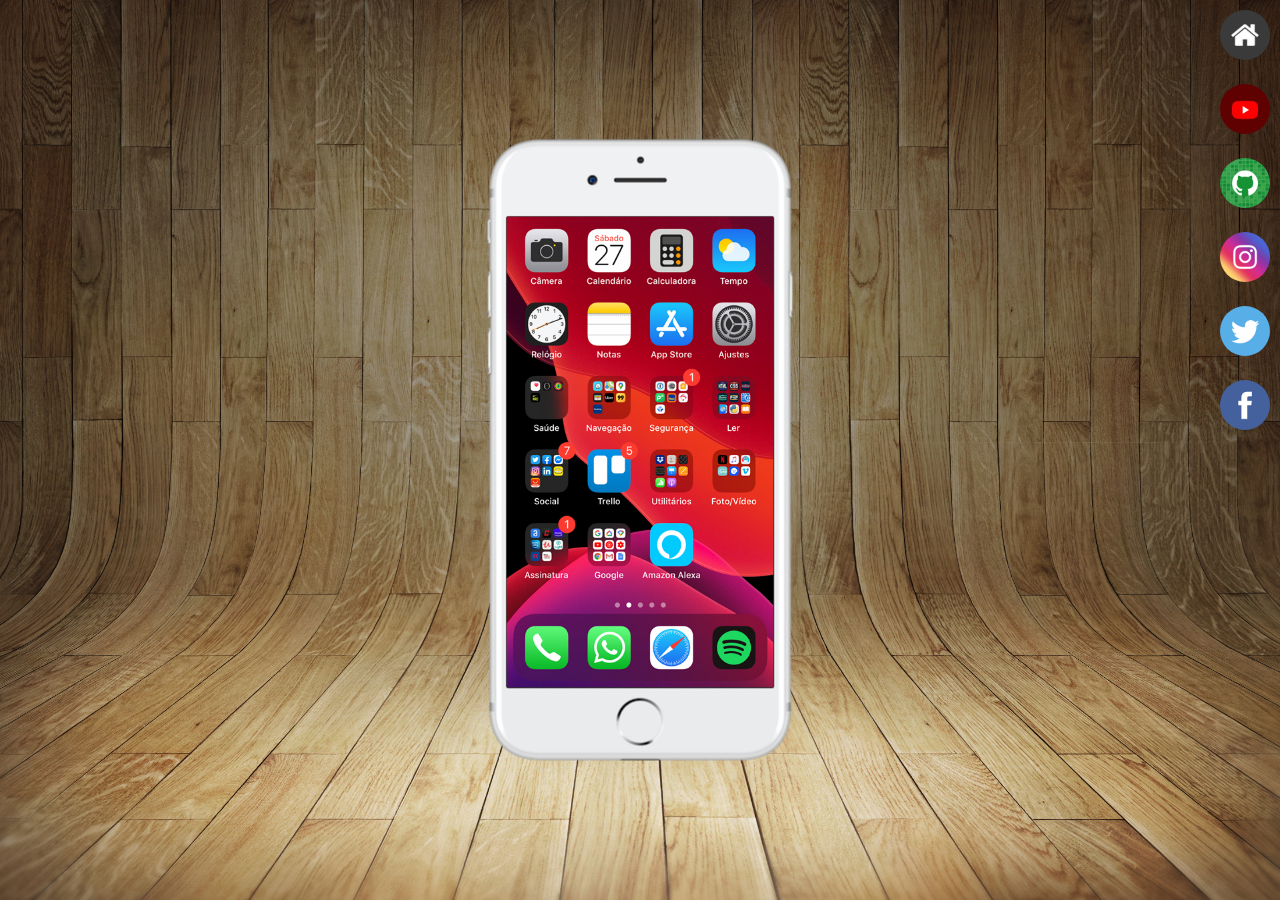
<file: index.html>
<!DOCTYPE html>
<html lang="pt-br">
<head>
    <meta charset="UTF-8">
    <meta http-equiv="X-UA-Compatible" content="IE=edge">
    <meta name="viewport" content="width=device-width, initial-scale=1.0">
    <link rel="shortcut icon" href="favicon.ico" type="image/x-icon">
    <link rel="stylesheet" href="estilos/style.css">
    <title>Projeto Redes Sociais</title>
</head>
<body>
    <main>
        <section id = "telefone">
                <iframe src="home.html" name ="tela" id="tela" frameborder="0">
                Seu navegador não é compatível com isso.
                </iframe>
        </section>
        <section id="redes-sociais">
            <a href="home.html" target="tela"><img src="imagens/logo-home.jpg" alt="Home"></a><br>
            
            <a href="youtube.html" target="tela"><img src="imagens/logo-youtube.jpg" alt="YouTube"></a><br>
            
            <a href="github.html" target="tela"><img src="imagens/logo-github.jpg" alt= "GitHub"></a><br>
            
            <a href="instagram.html" target="tela"><img src="imagens/logo-instagram.jpg"alt ="Instagram"></a><br>
            
            <a href="twitter.html" target="tela"><img src="imagens/logo-twitter.jpg" alt="Twitter"></a><br>
            
            <a href="facebook.html" target="tela"><img src="imagens/logo-facebook.jpg" alt="Facebook"></a>
        </section>
    
    
    </main>
  
</body>
</html>
</file>
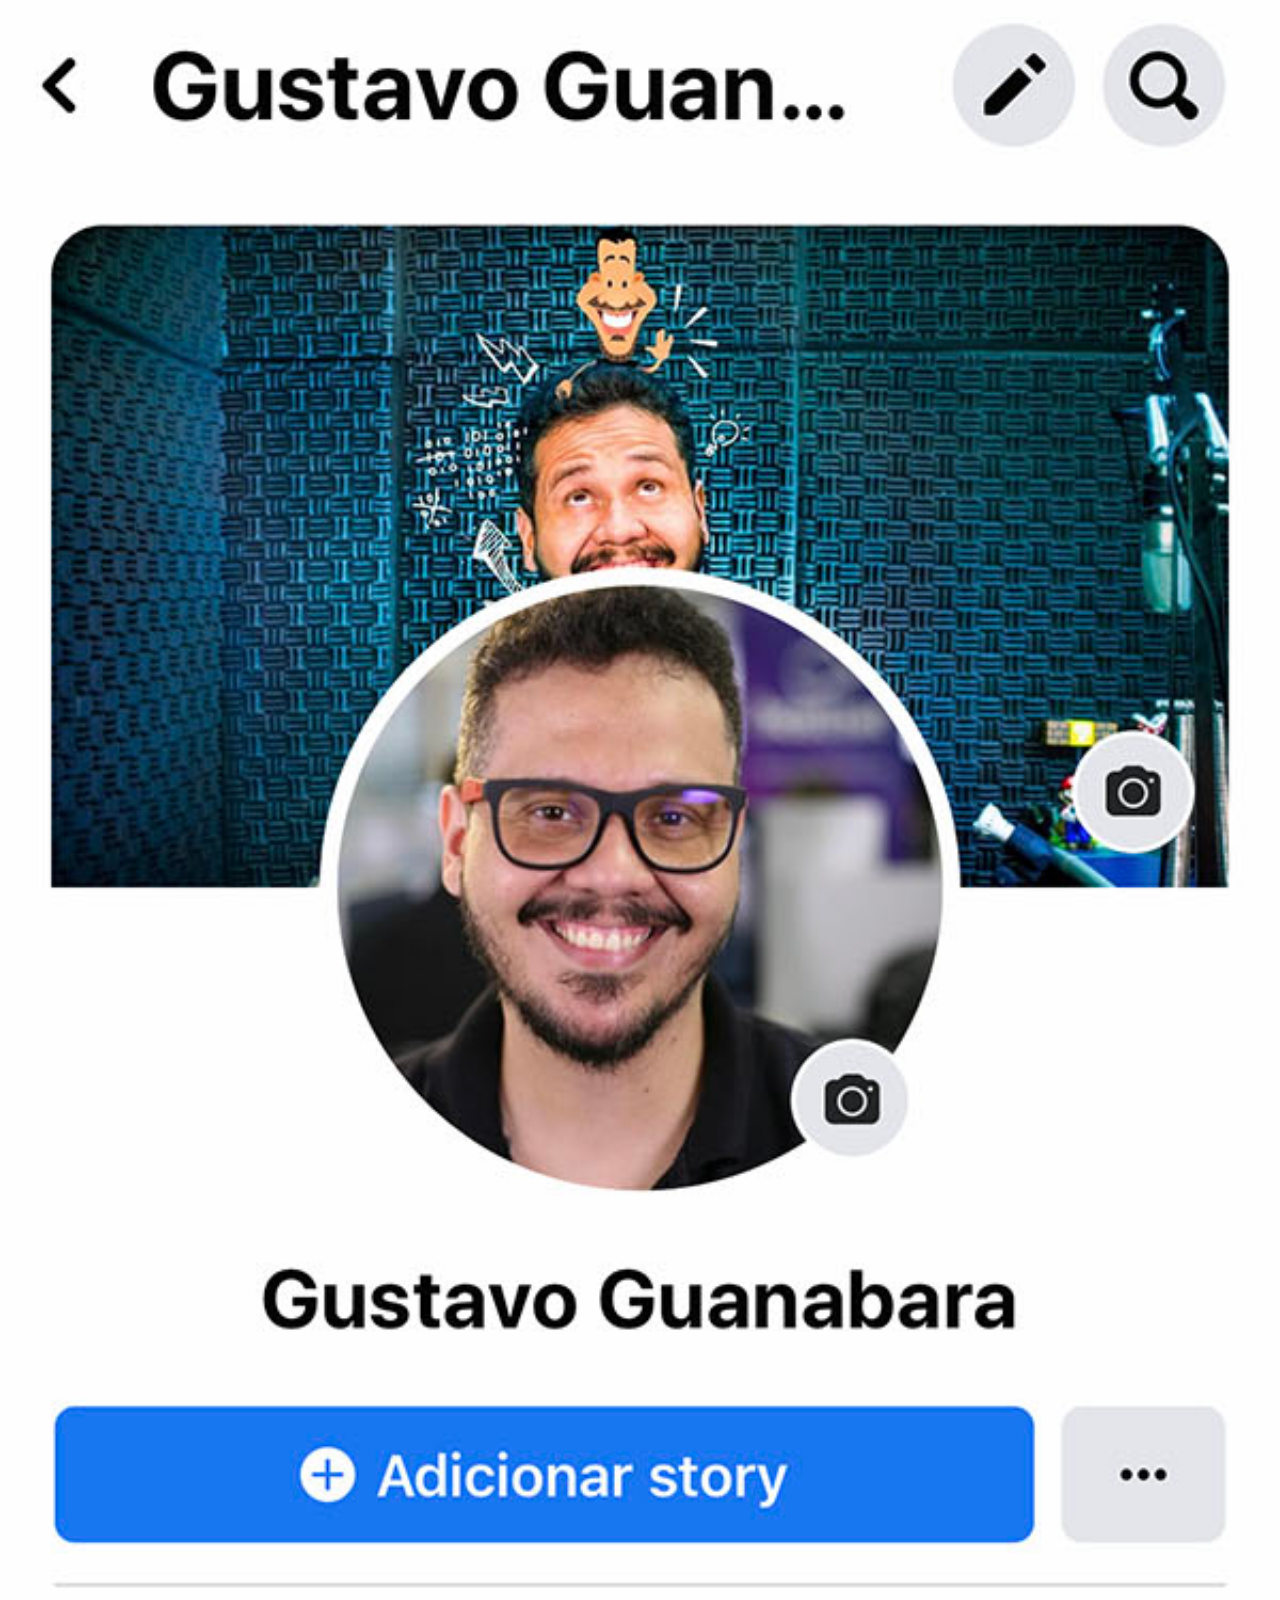
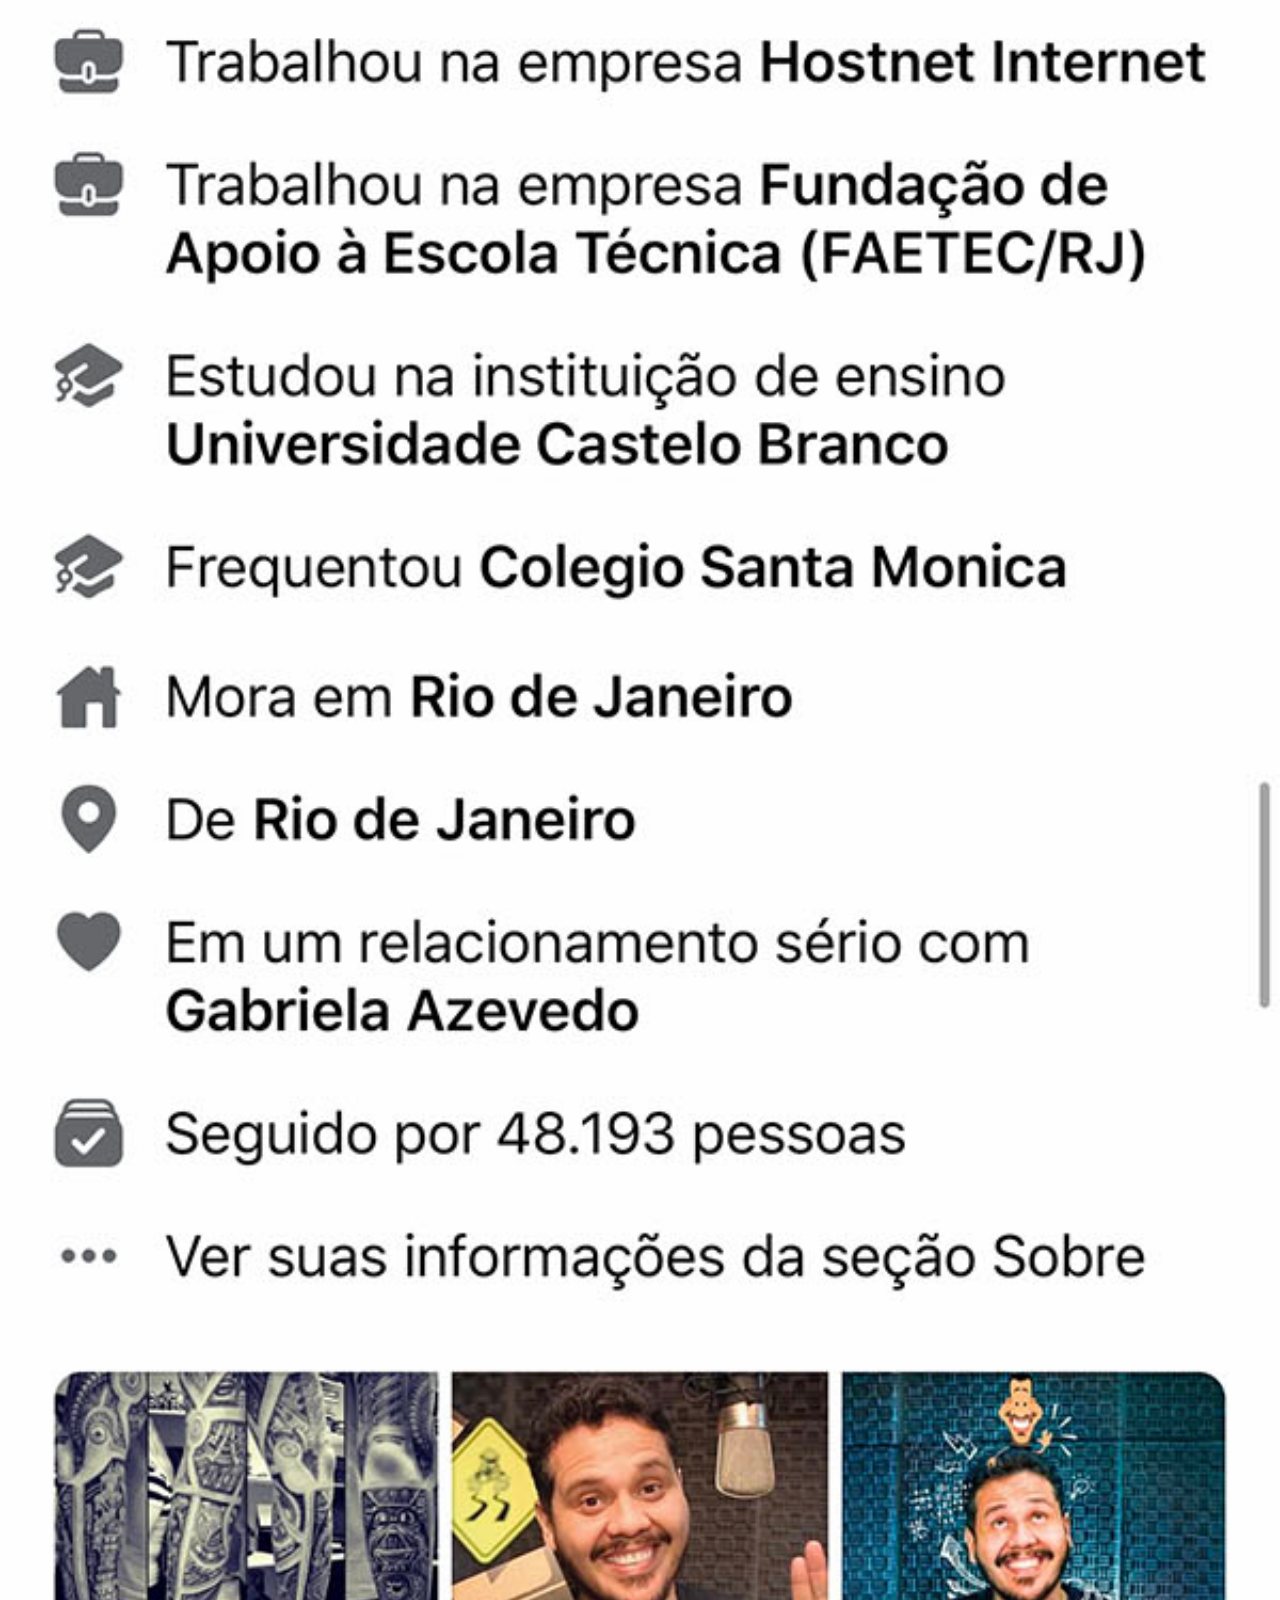
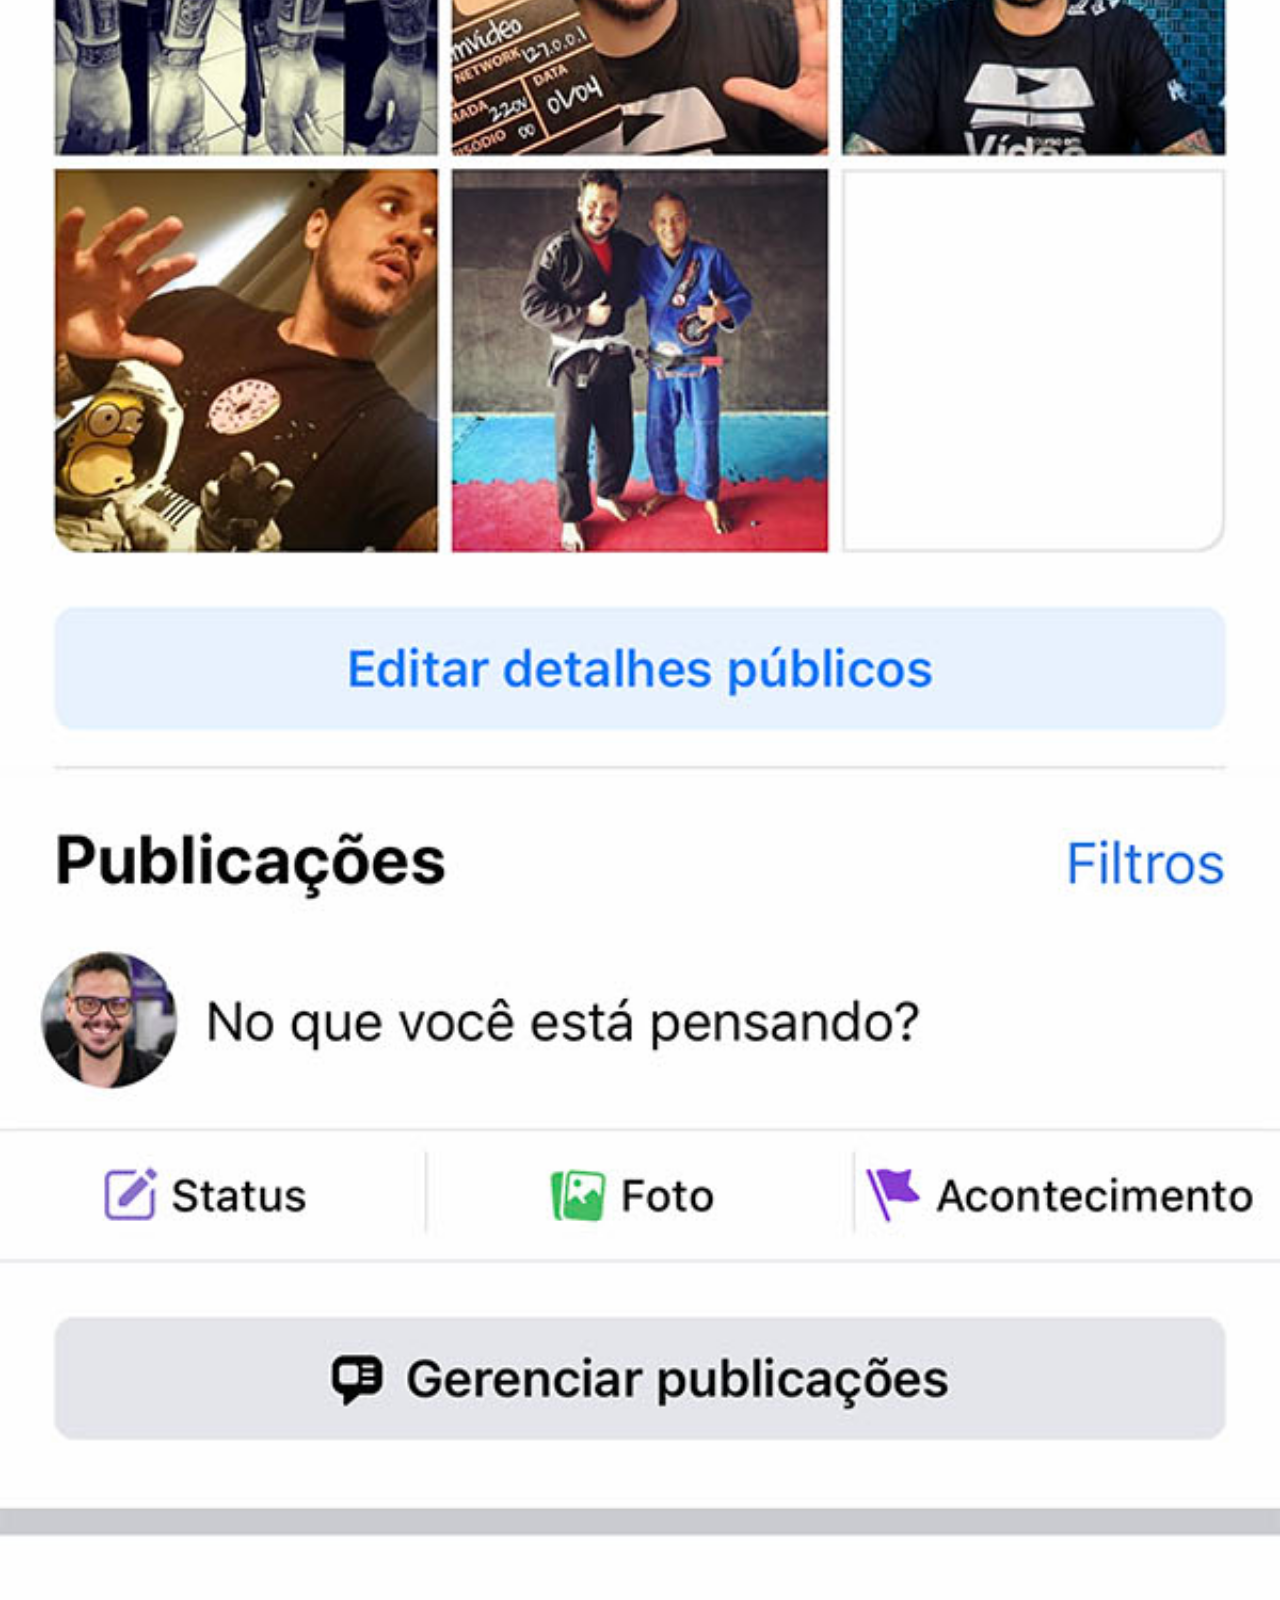
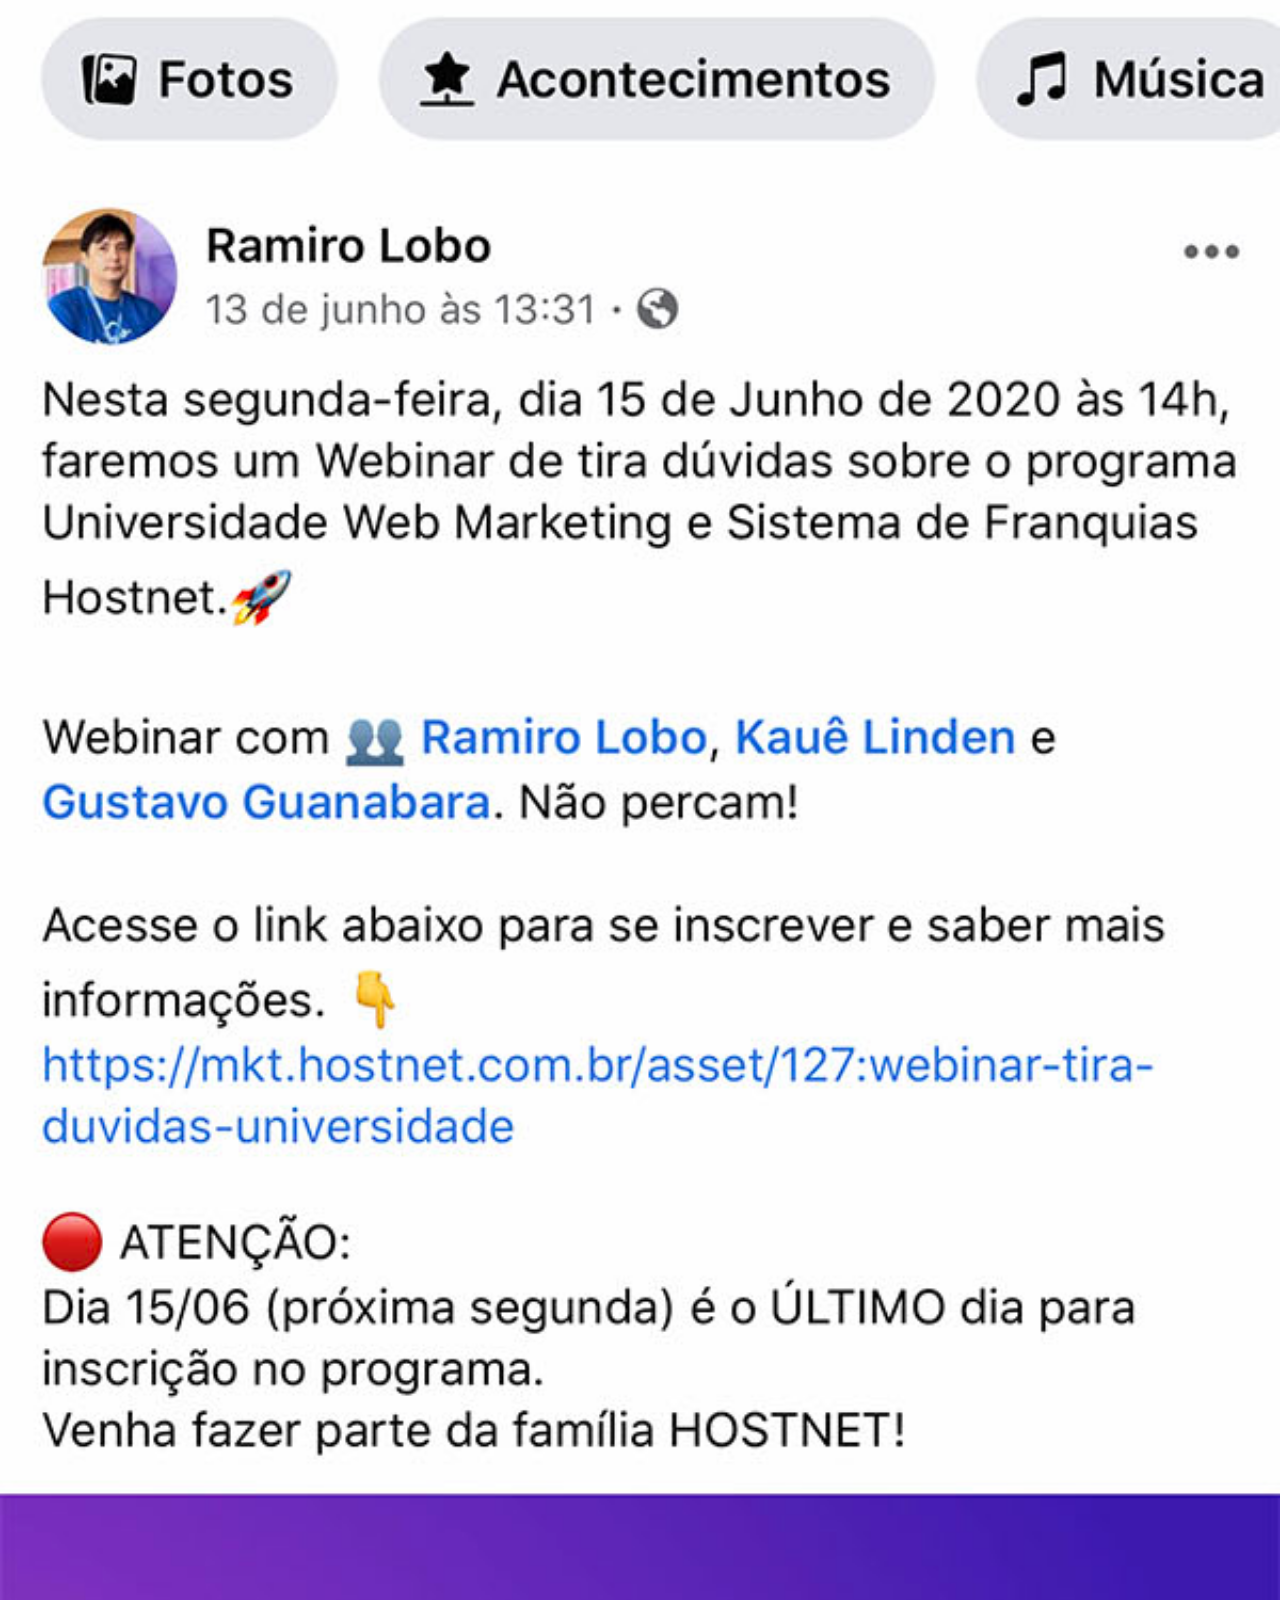
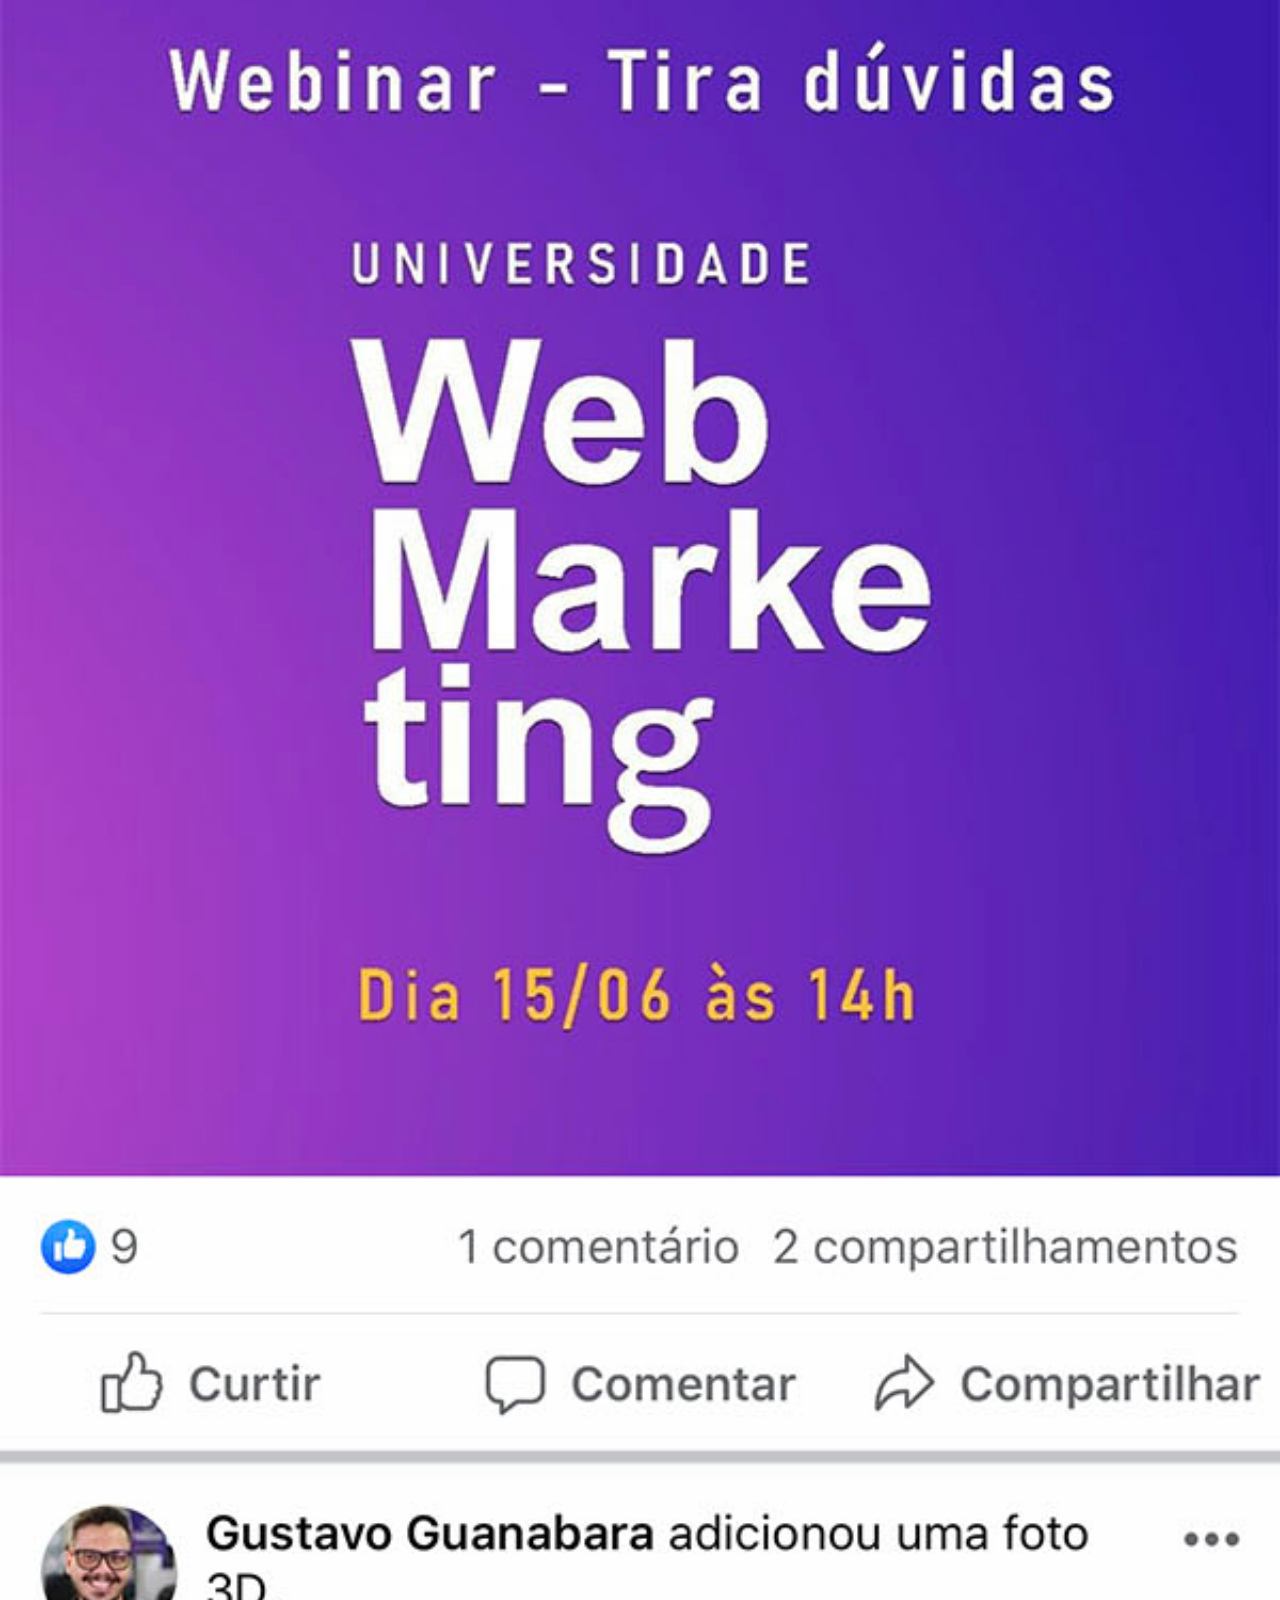
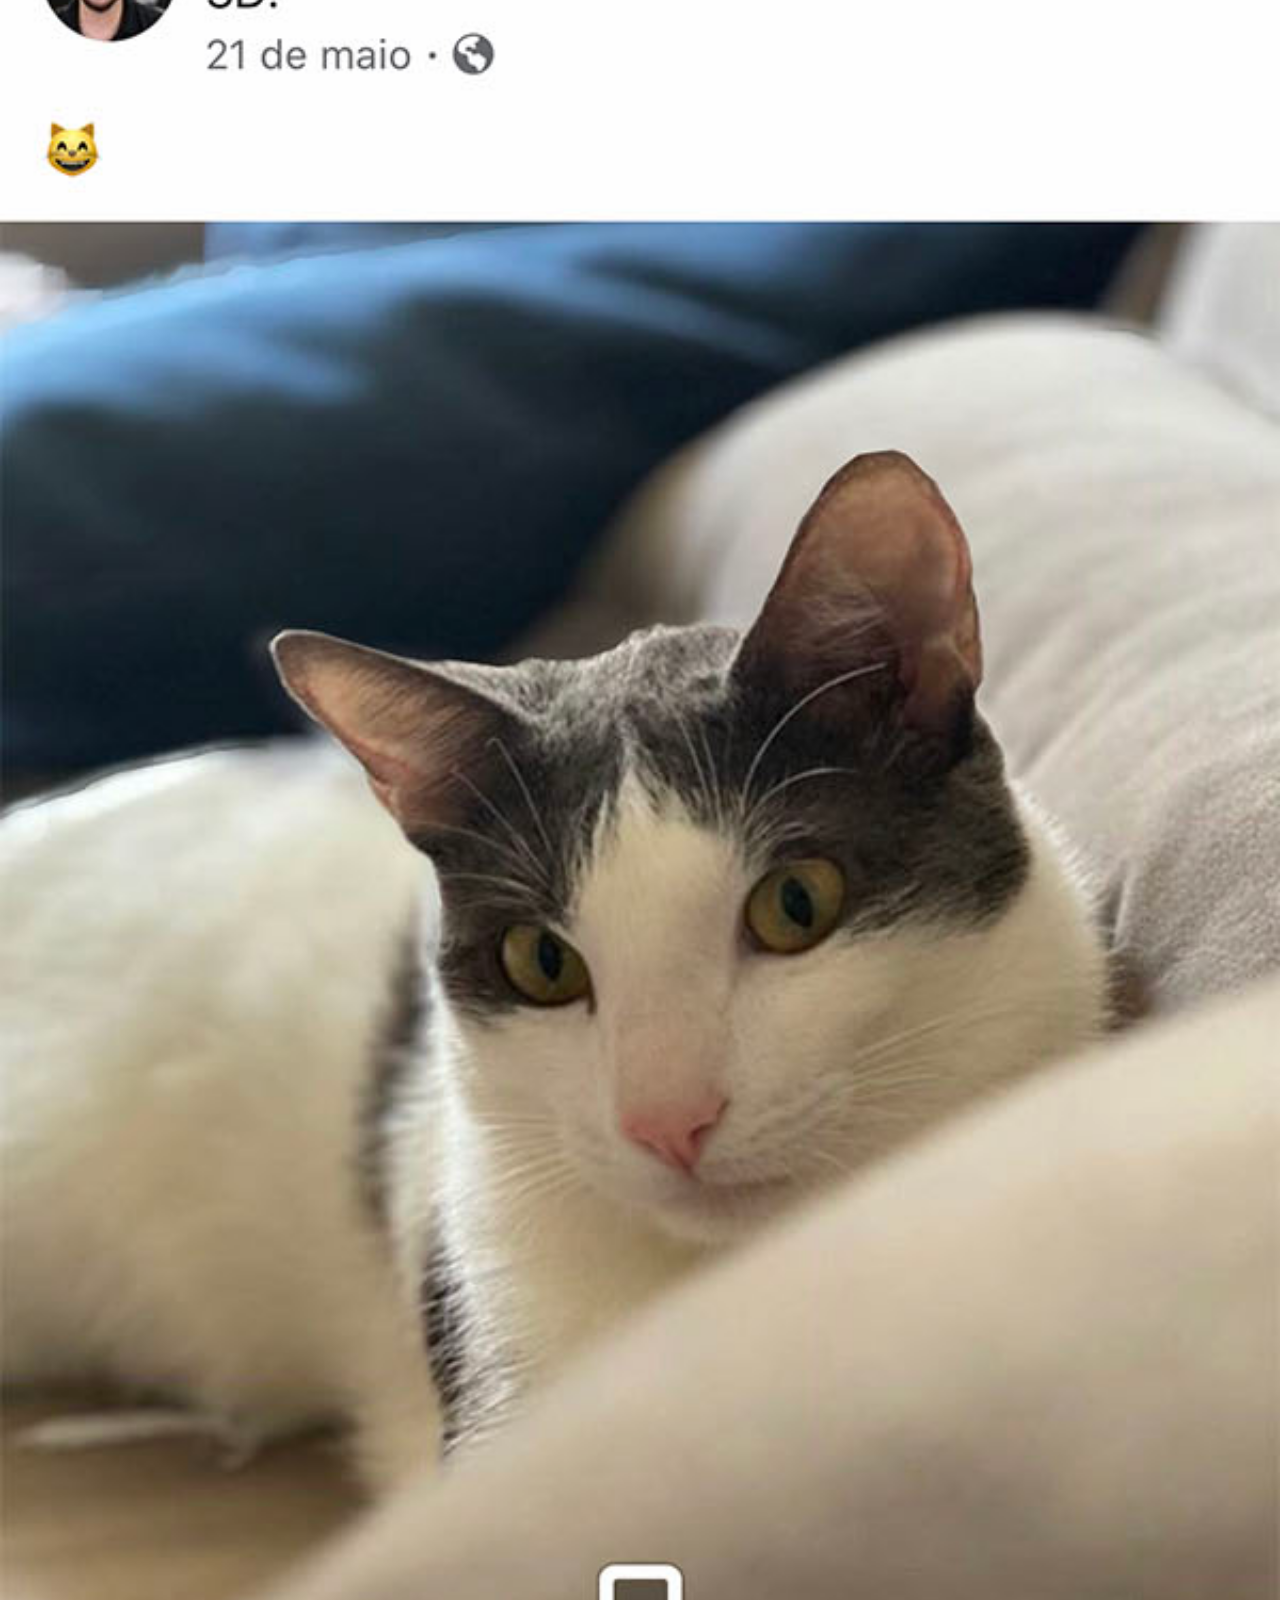
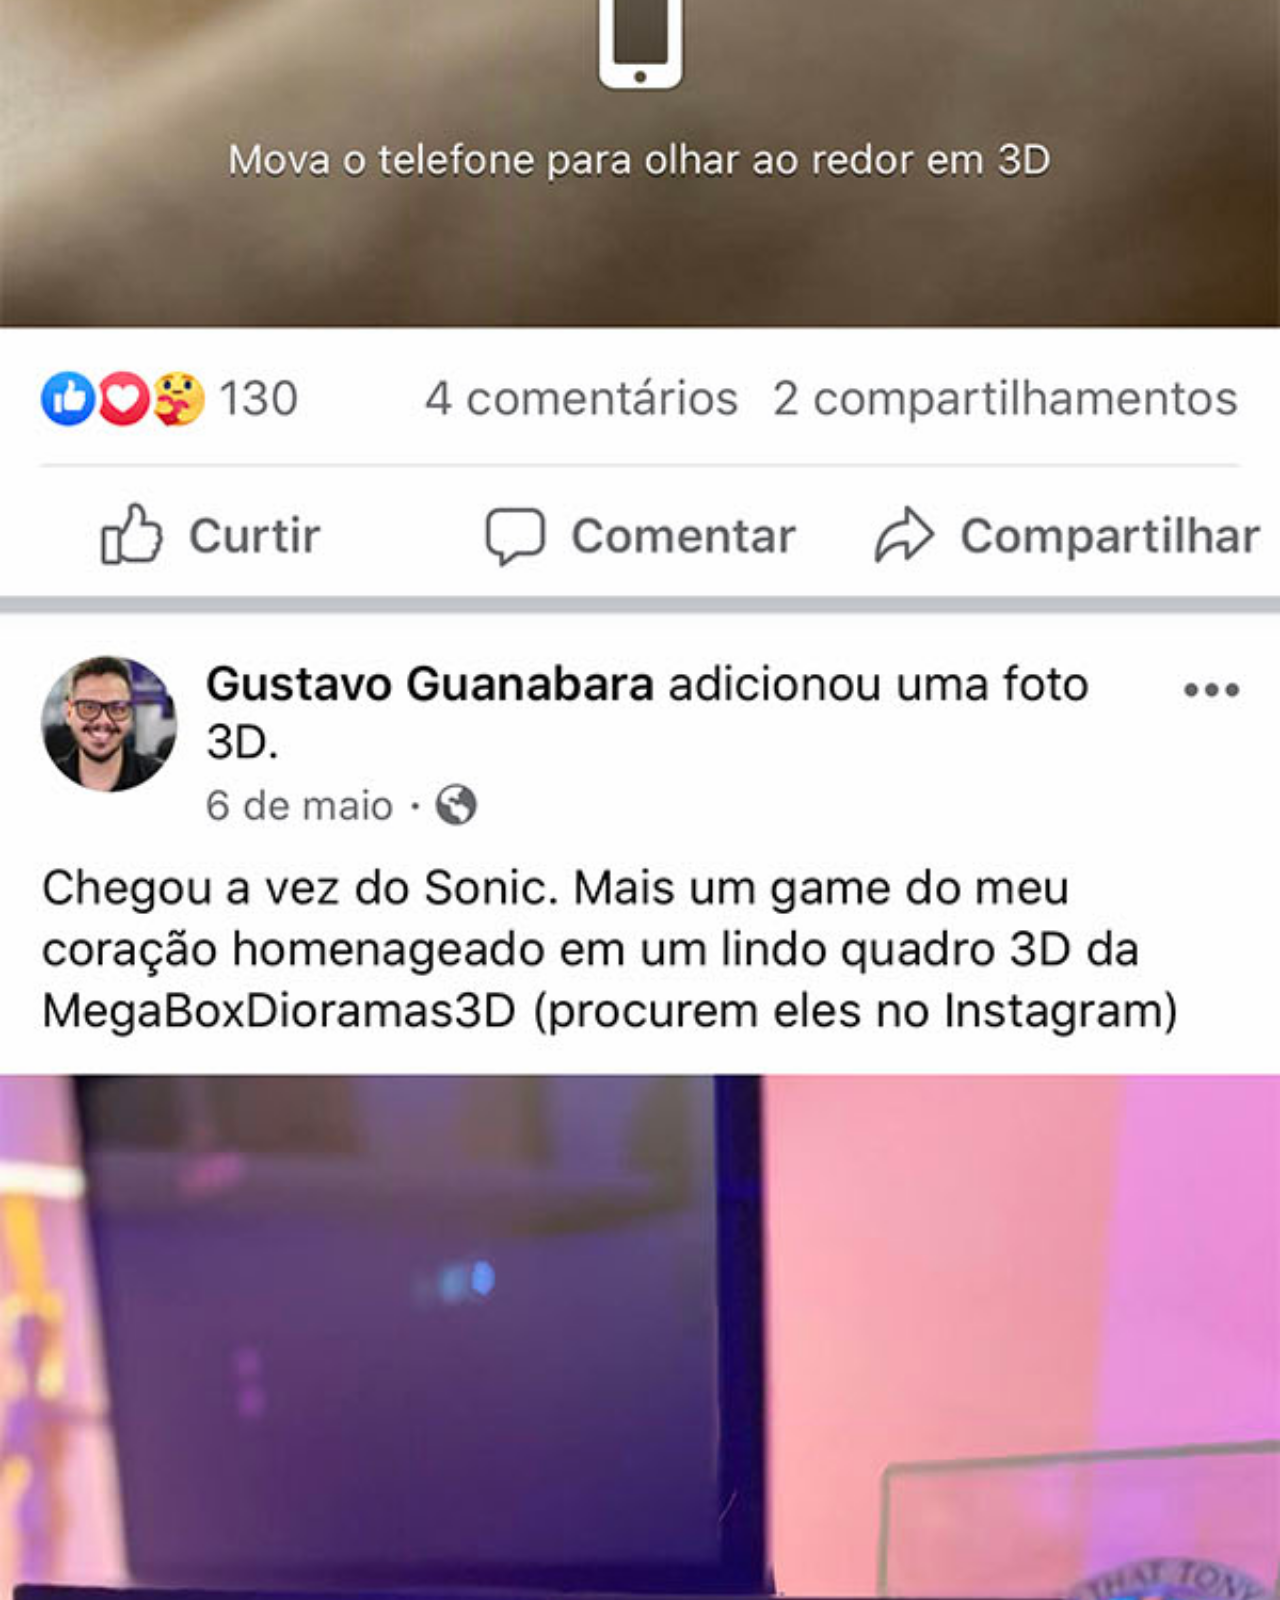
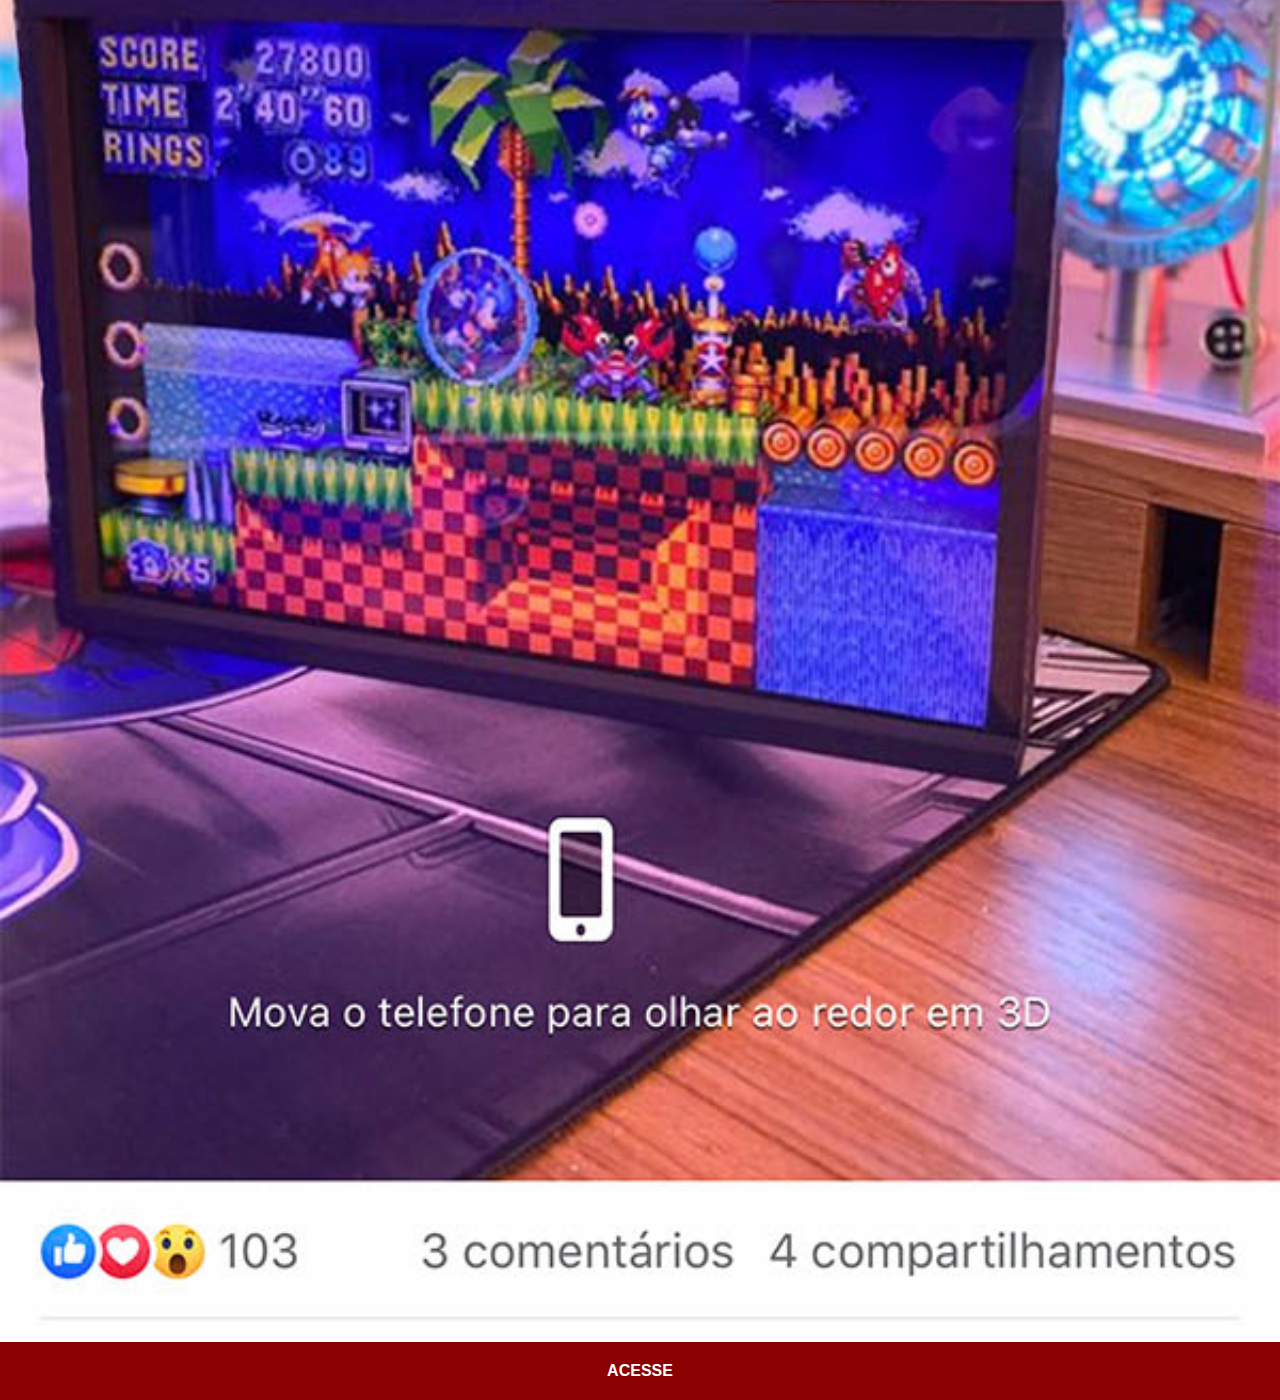
<file: facebook.html>
<!DOCTYPE html>
<html lang="en">
<head>
    <meta charset="UTF-8">
    <meta http-equiv="X-UA-Compatible" content="IE=edge">
    <meta name="viewport" content="width=device-width, initial-scale=1.0">
    <link rel="stylesheet" href="estilos/social.css">
    <title>Facebook</title>
</head>
<body>
    <img src="imagens/tela-facebook.jpg" alt="Facebook">
    <a href="https://pt-br.facebook.com/gustavoguanabara" target="_blank">ACESSE</a>
</body>
</html>
</file>
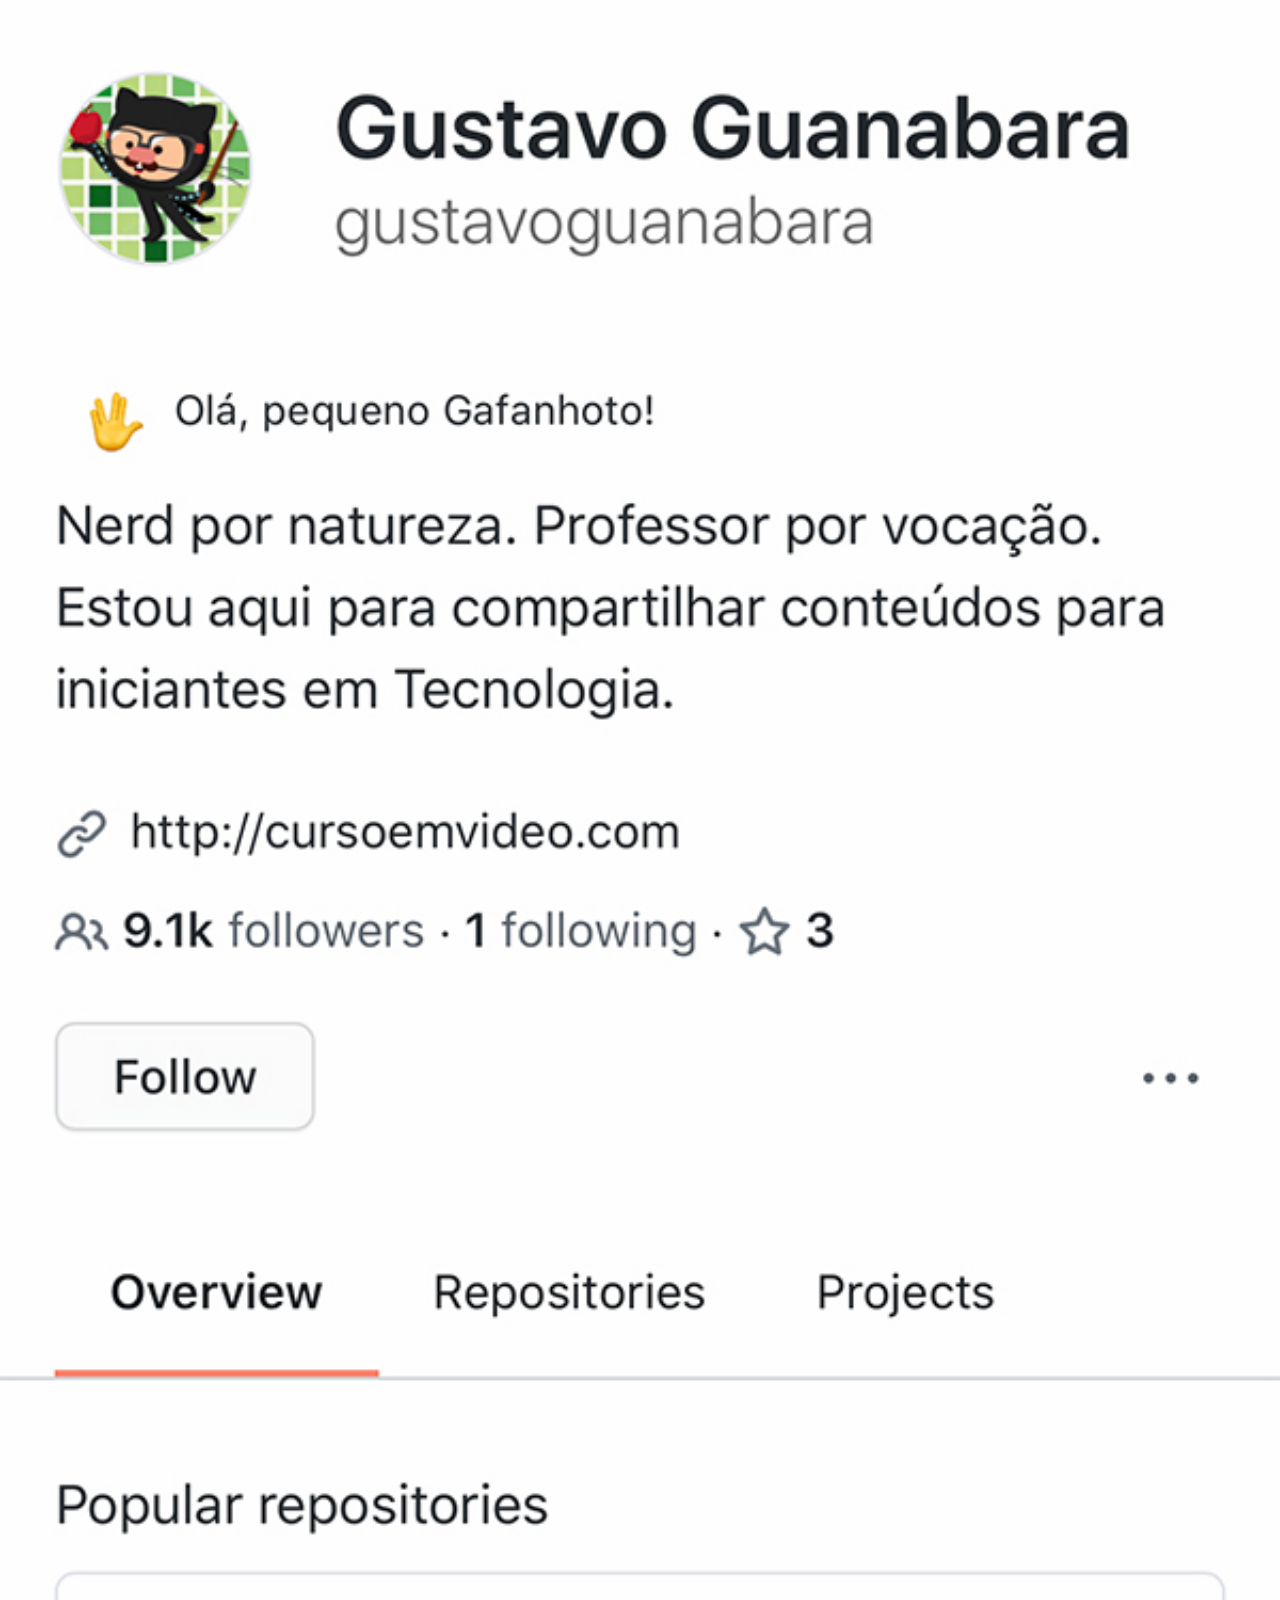
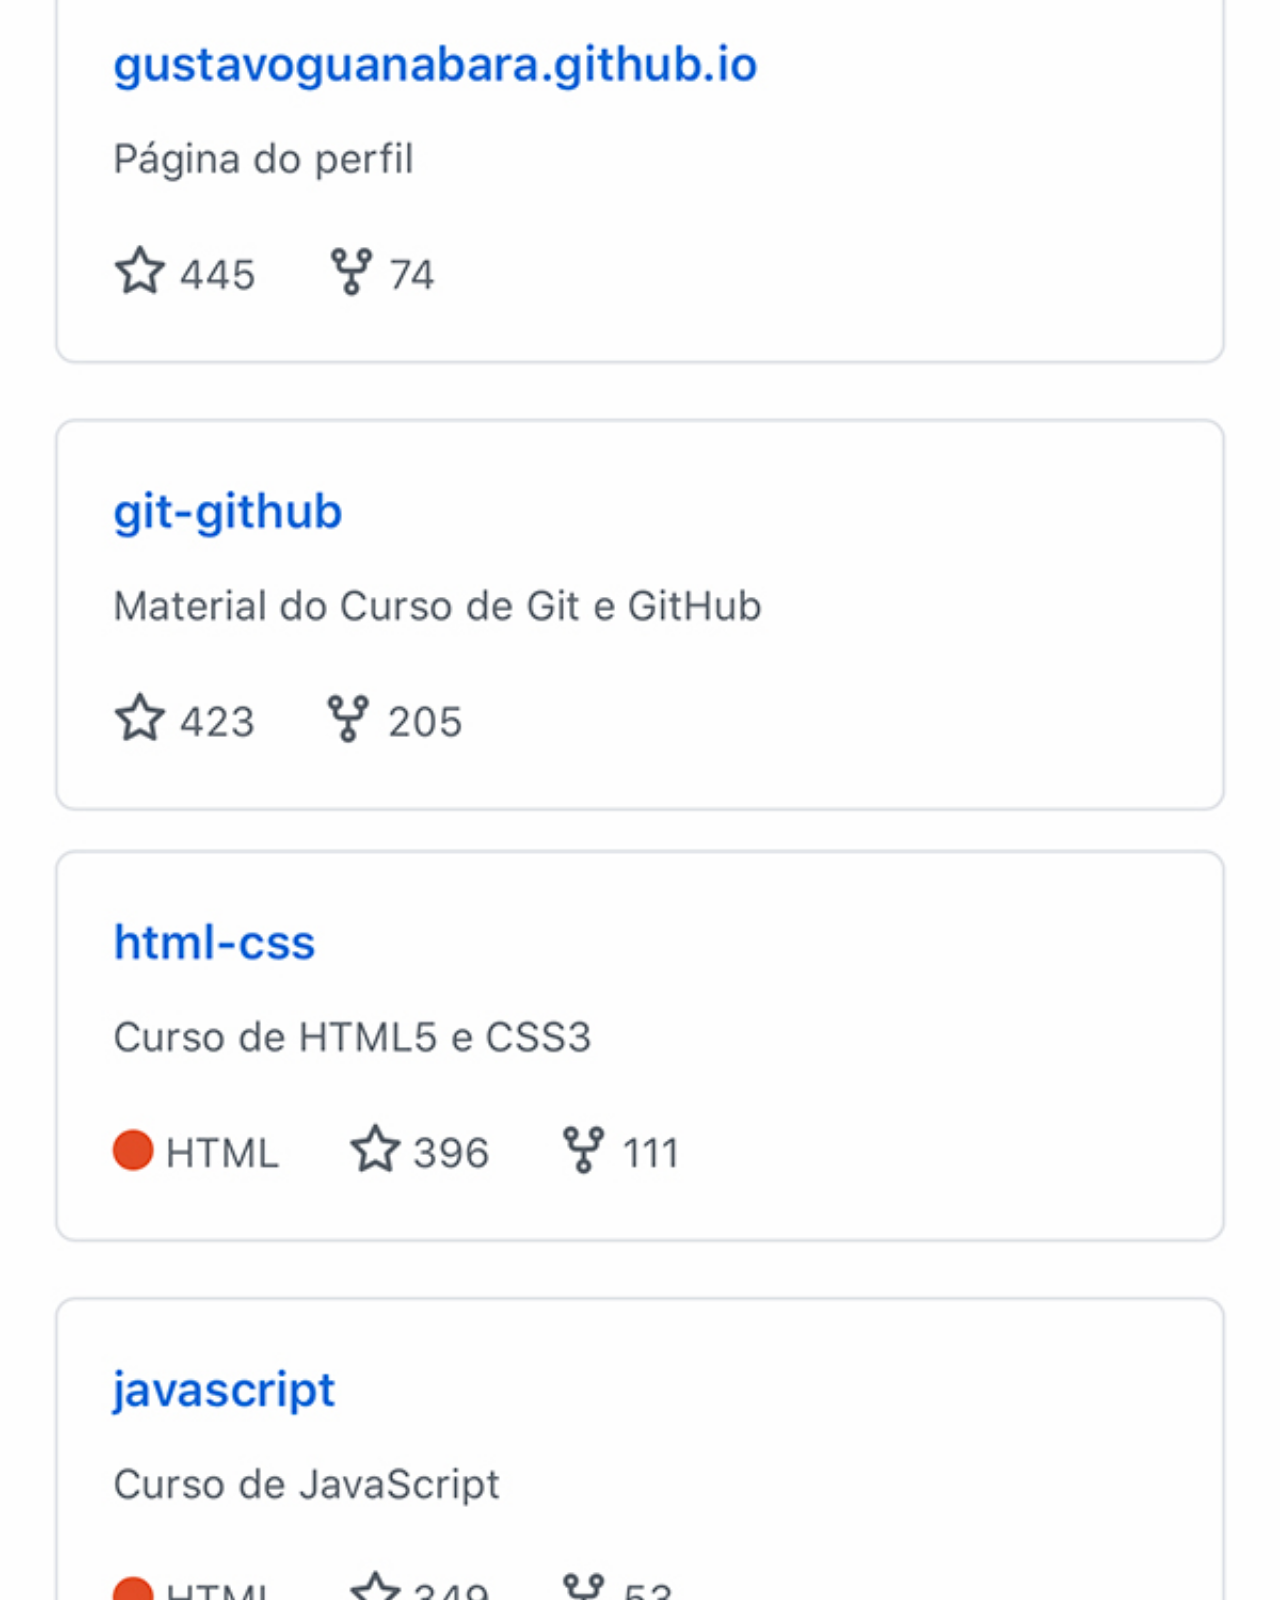
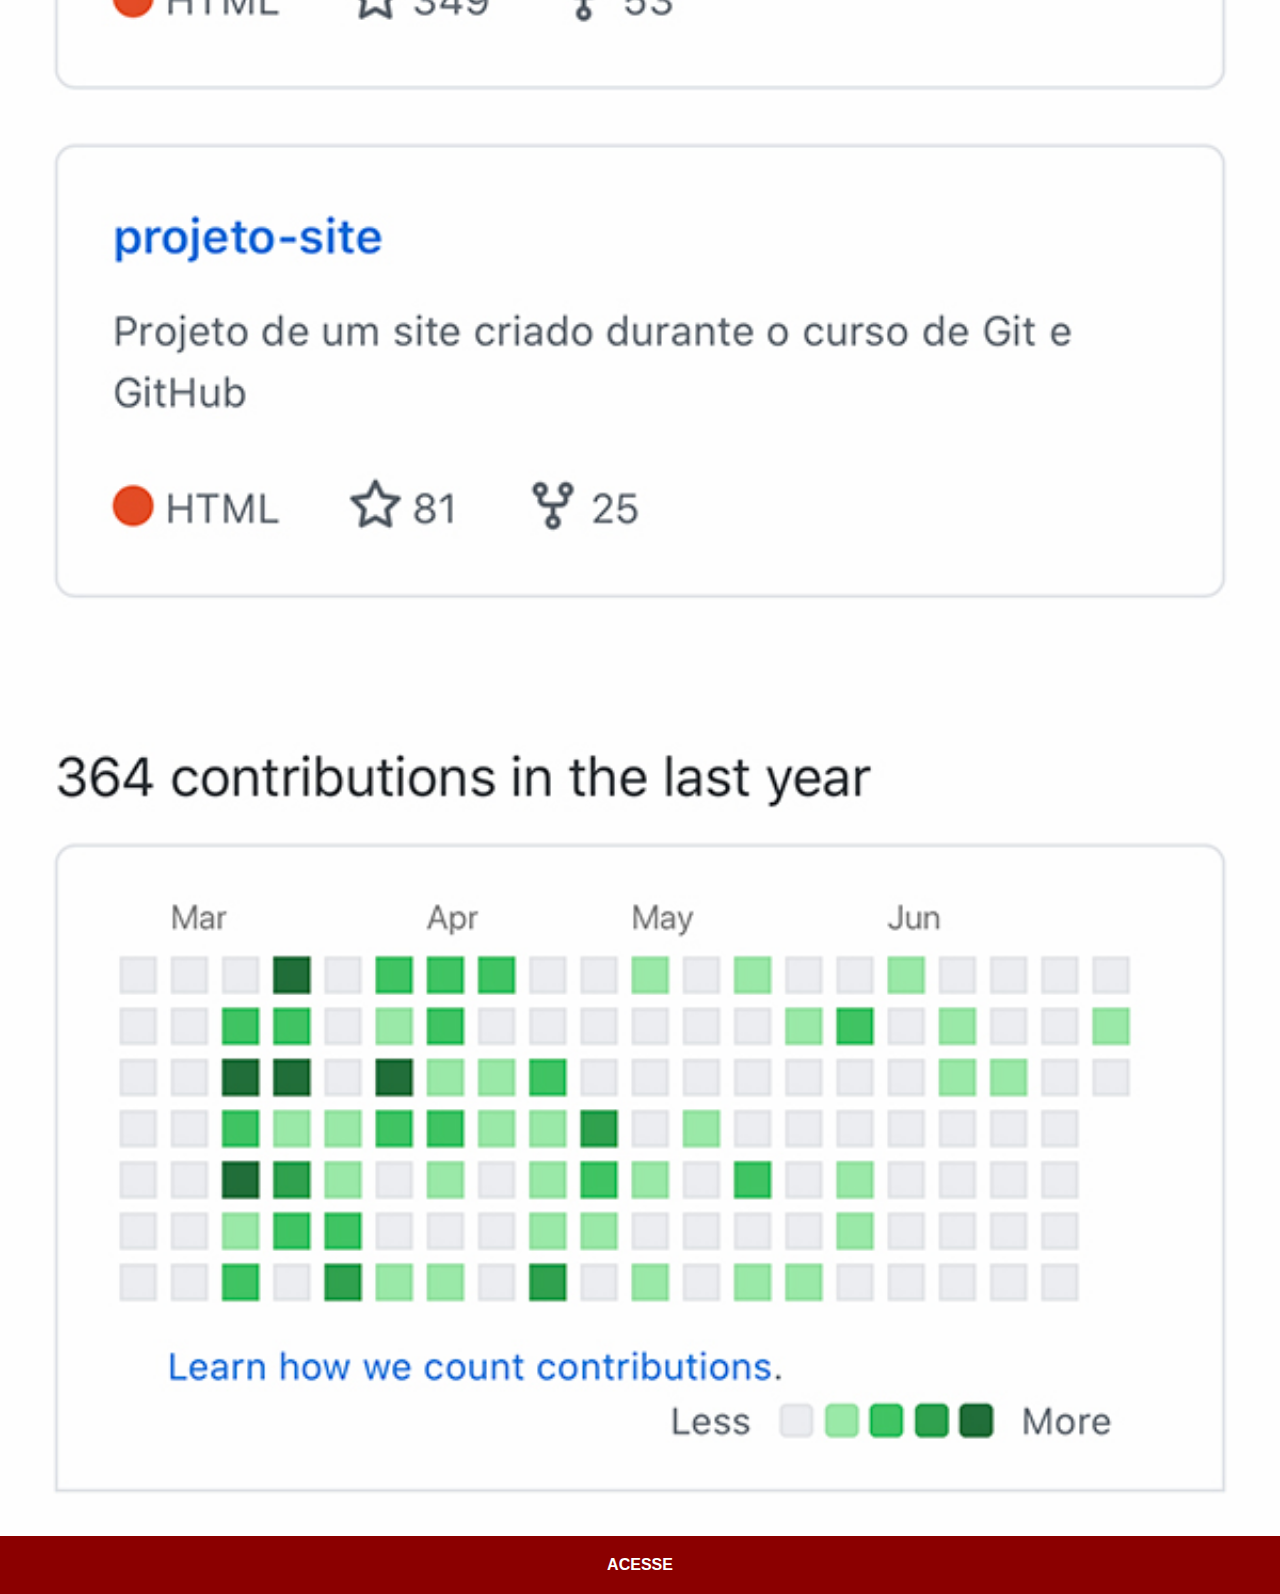
<file: github.html>
<!DOCTYPE html>
<html lang="pt-br">
<head>
    <meta charset="UTF-8">
    <meta http-equiv="X-UA-Compatible" content="IE=edge">
    <meta name="viewport" content="width=device-width, initial-scale=1.0">
    <link rel="stylesheet" href="estilos/social.css">
    <title>GitHub</title>
</head>
<body>
    <img src="imagens/tela-github.jpg" alt="GitHub">
    <a href="https://github.com/gustavoguanabara" target="_blank">ACESSE</a>
</body>
</html>
</file>
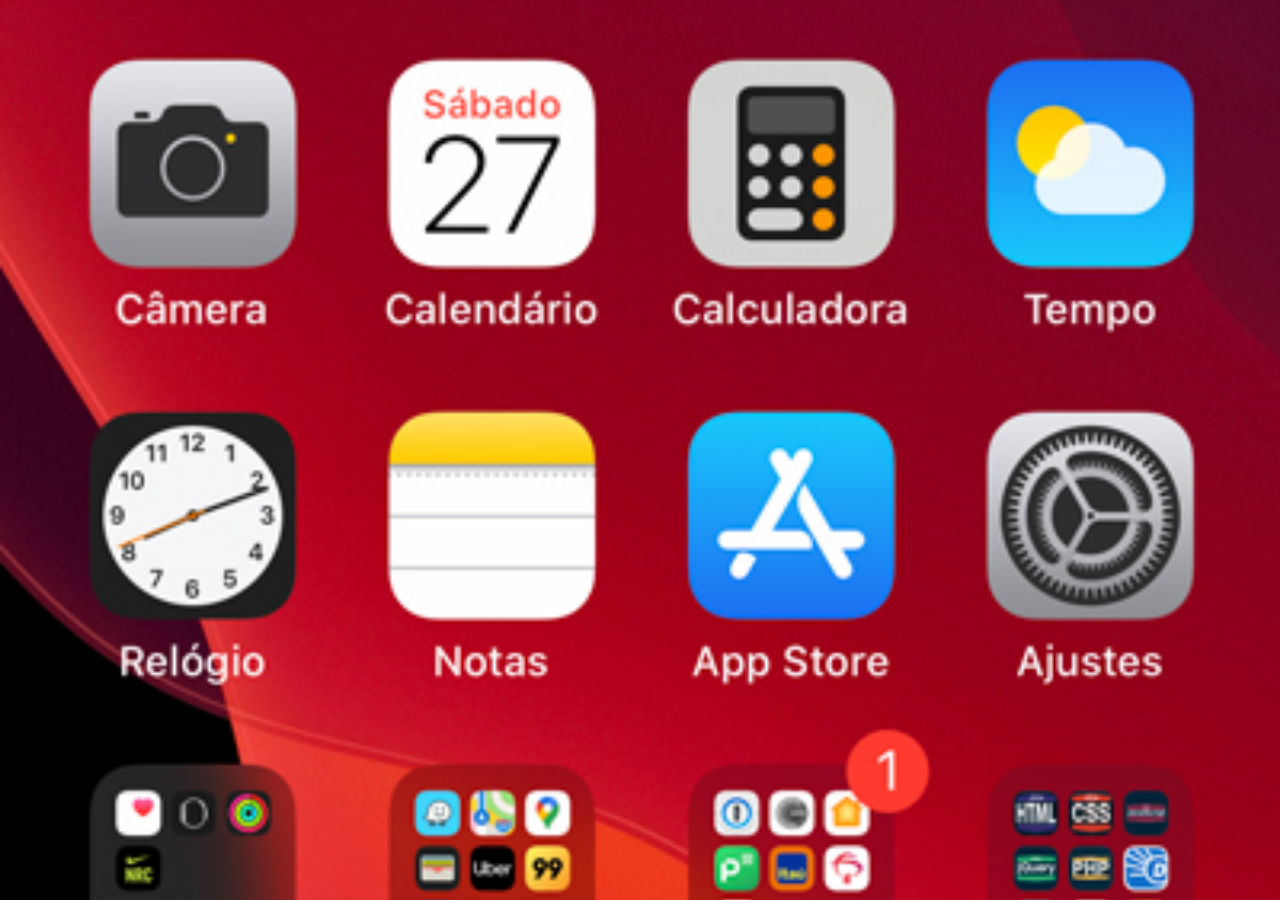
<file: home.html>
<!DOCTYPE html>
<html lang="pt-br">
<head>
    <meta charset="UTF-8">
    <meta http-equiv="X-UA-Compatible" content="IE=edge">
    <meta name="viewport" content="width=device-width, initial-scale=1.0">
    <title>Home</title>
</head>
<style>
    * {
        margin: 0px;
        padding: 0px; 
      }
   
    body {
        width: 100vw;
        height: 100vh;
        background: black url('imagens/tela-home.jpg') no-repeat
        top center;
        background-size: cover;

  }

</style>
    
<body>

</body>
</html>
</file>
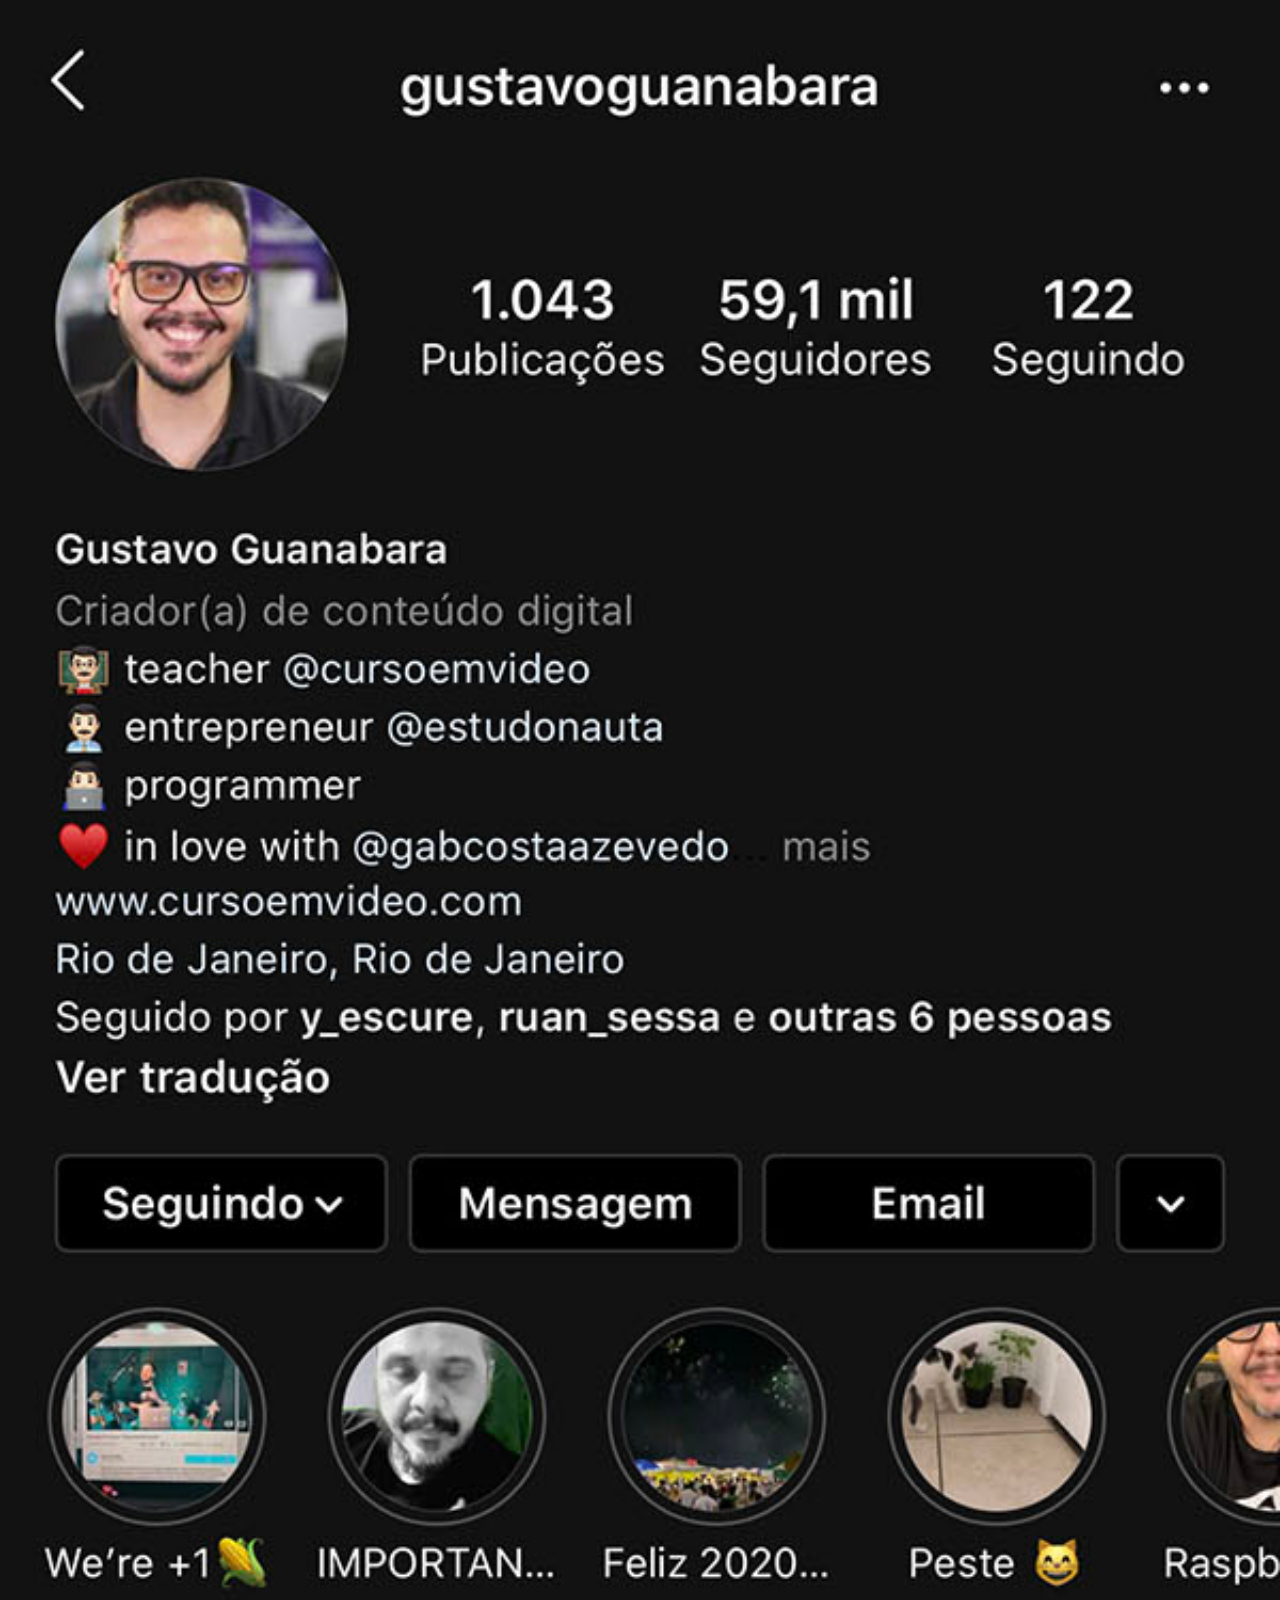
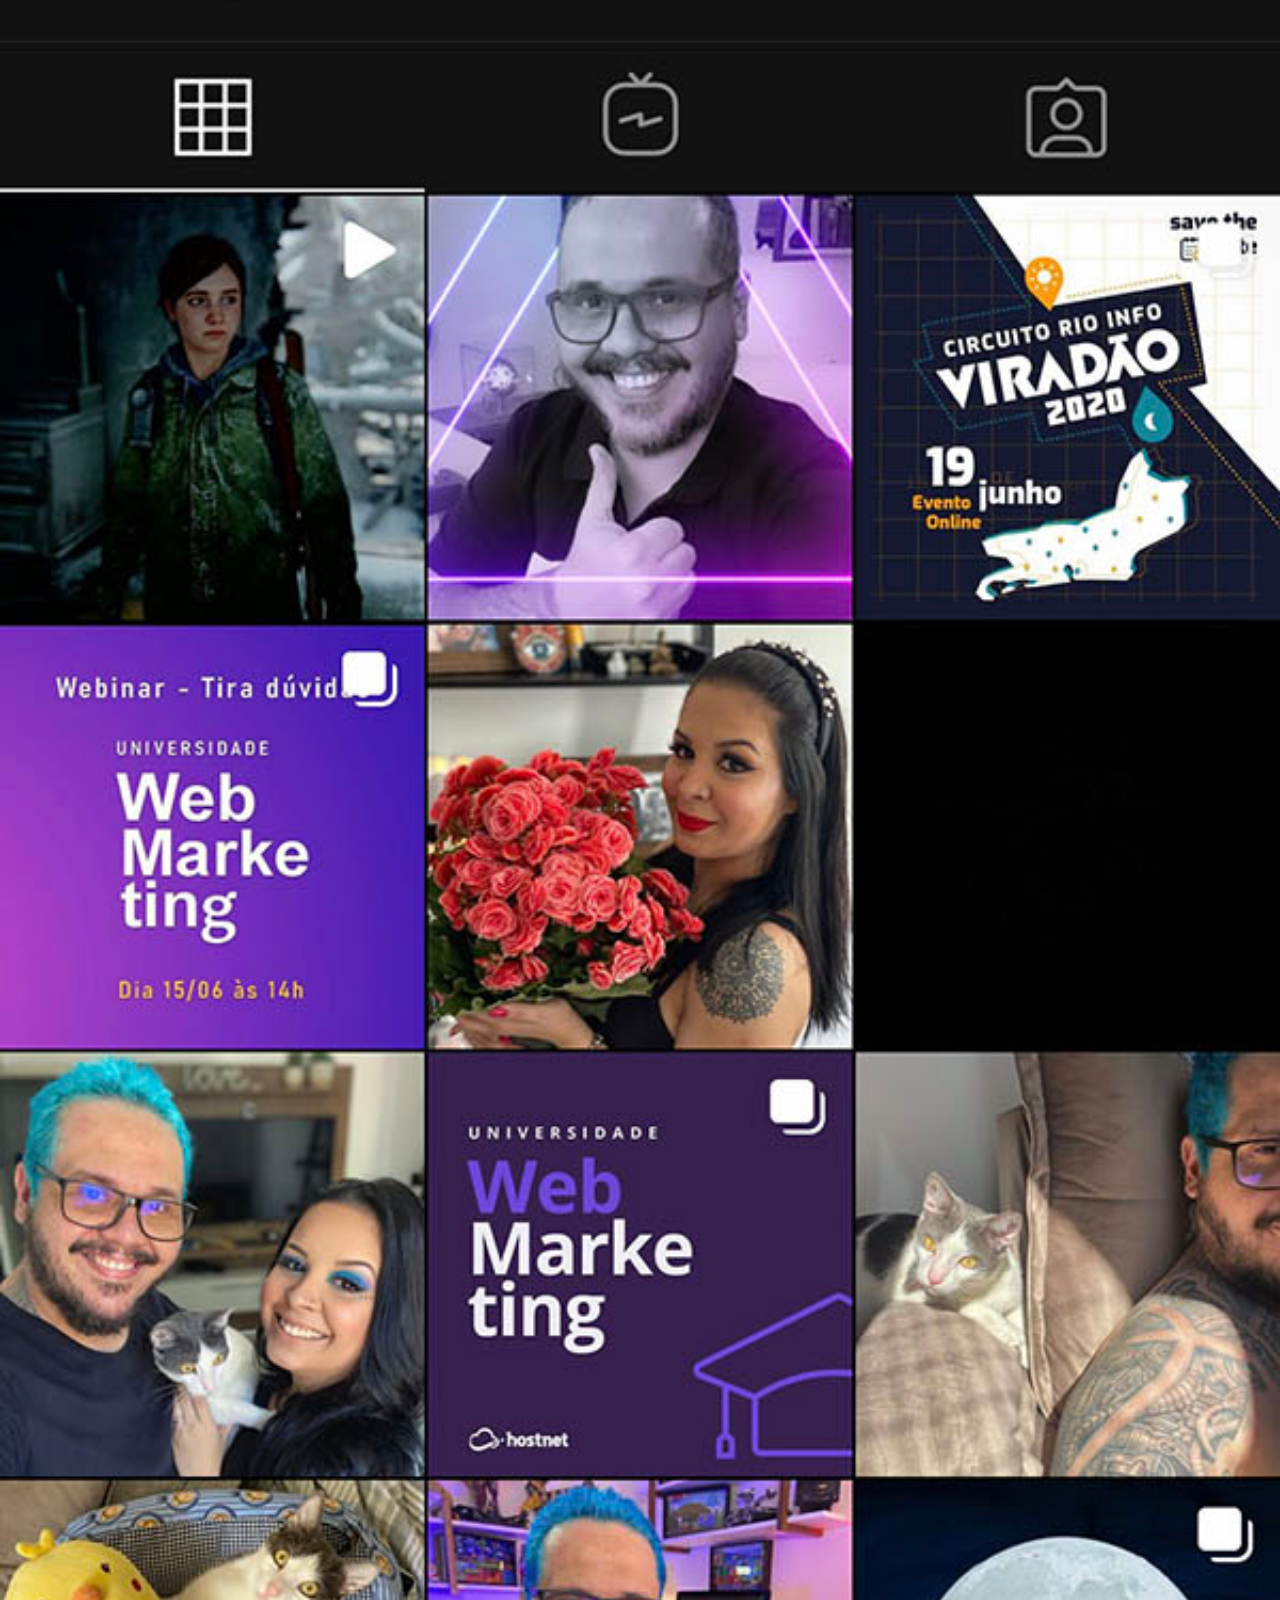
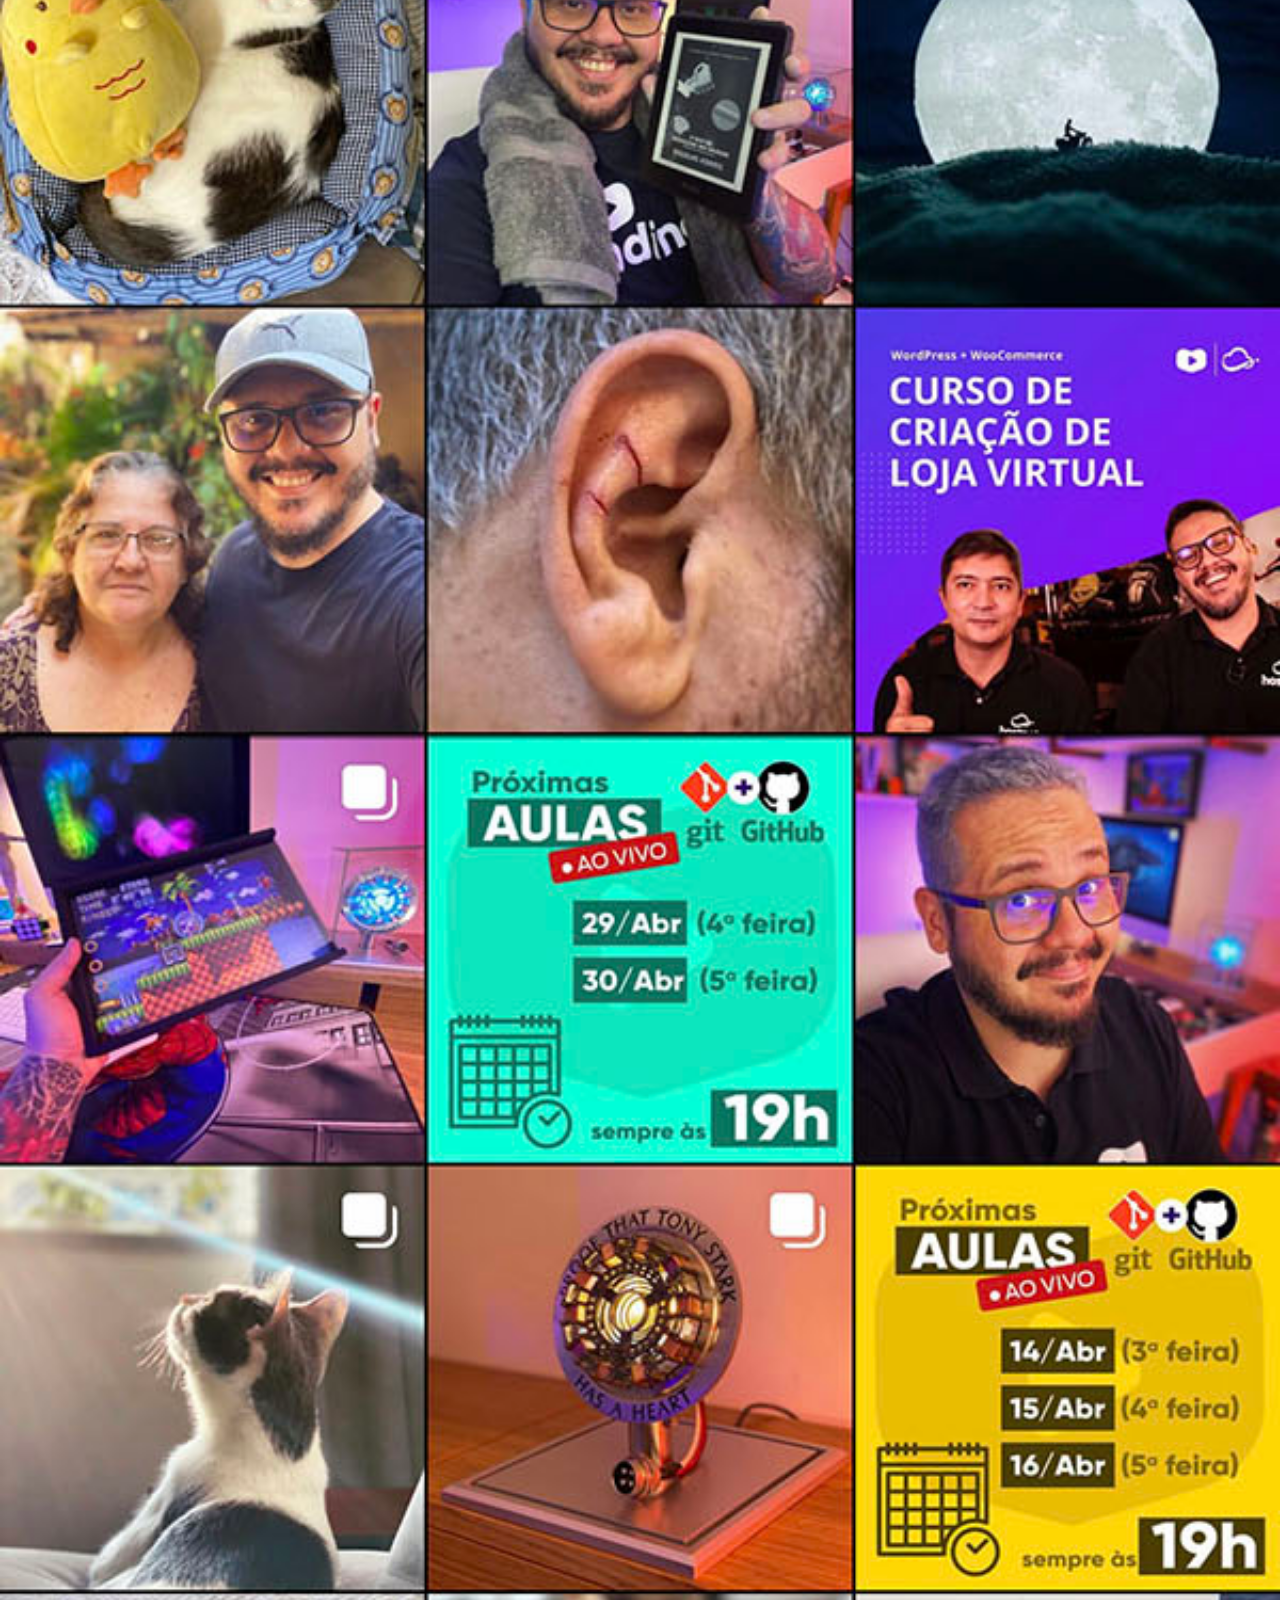
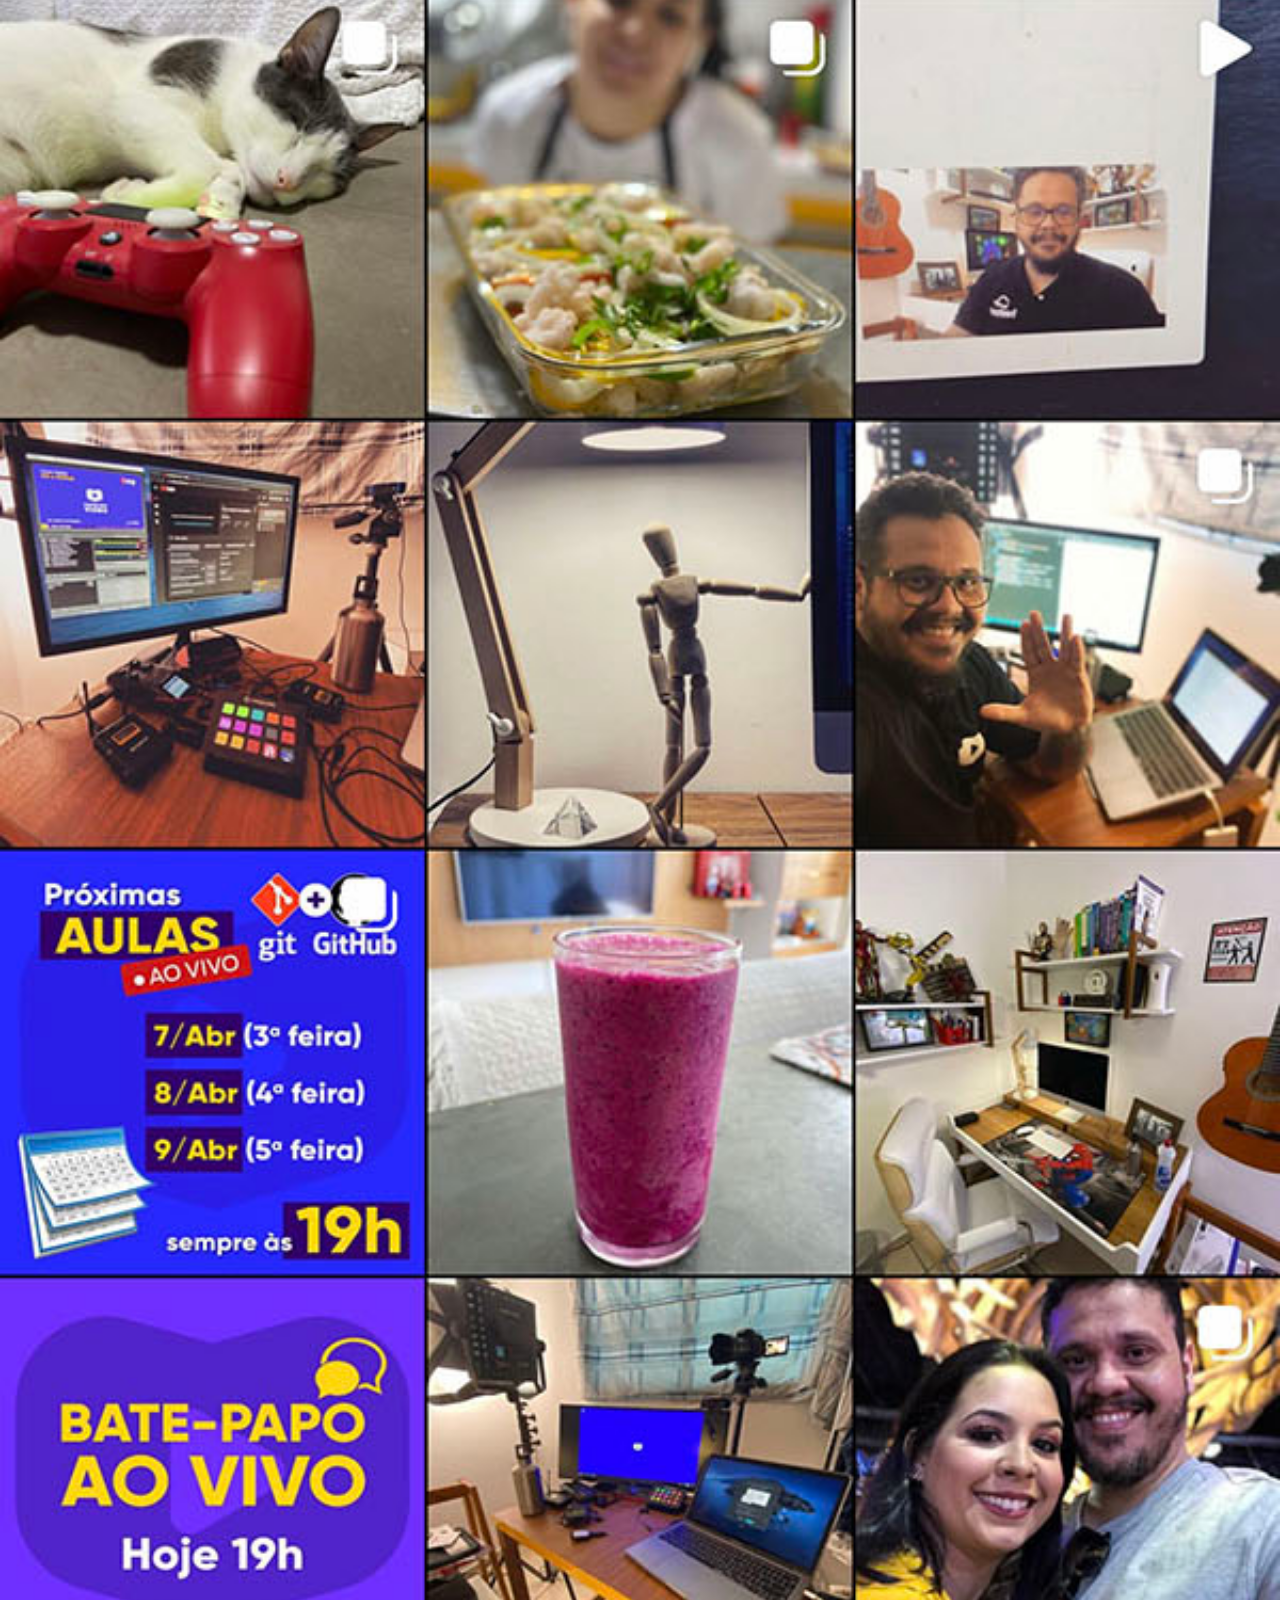
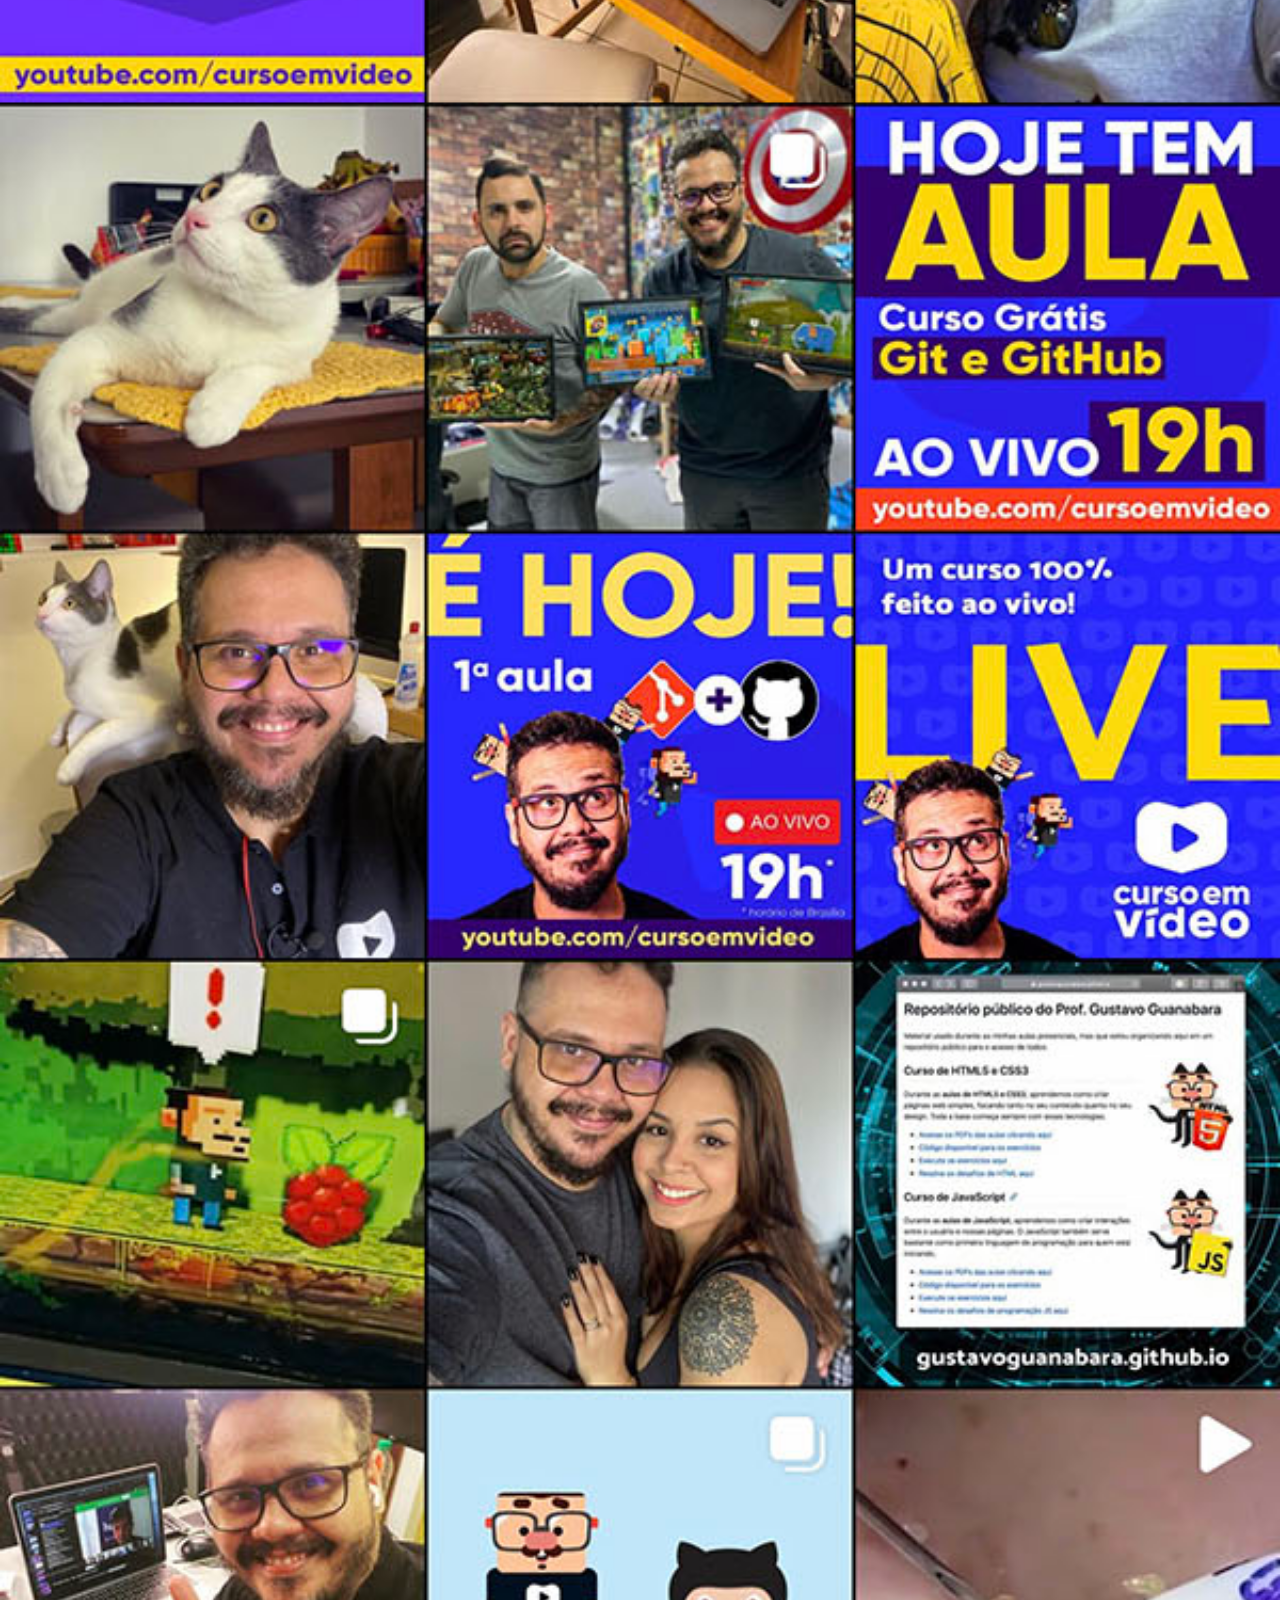
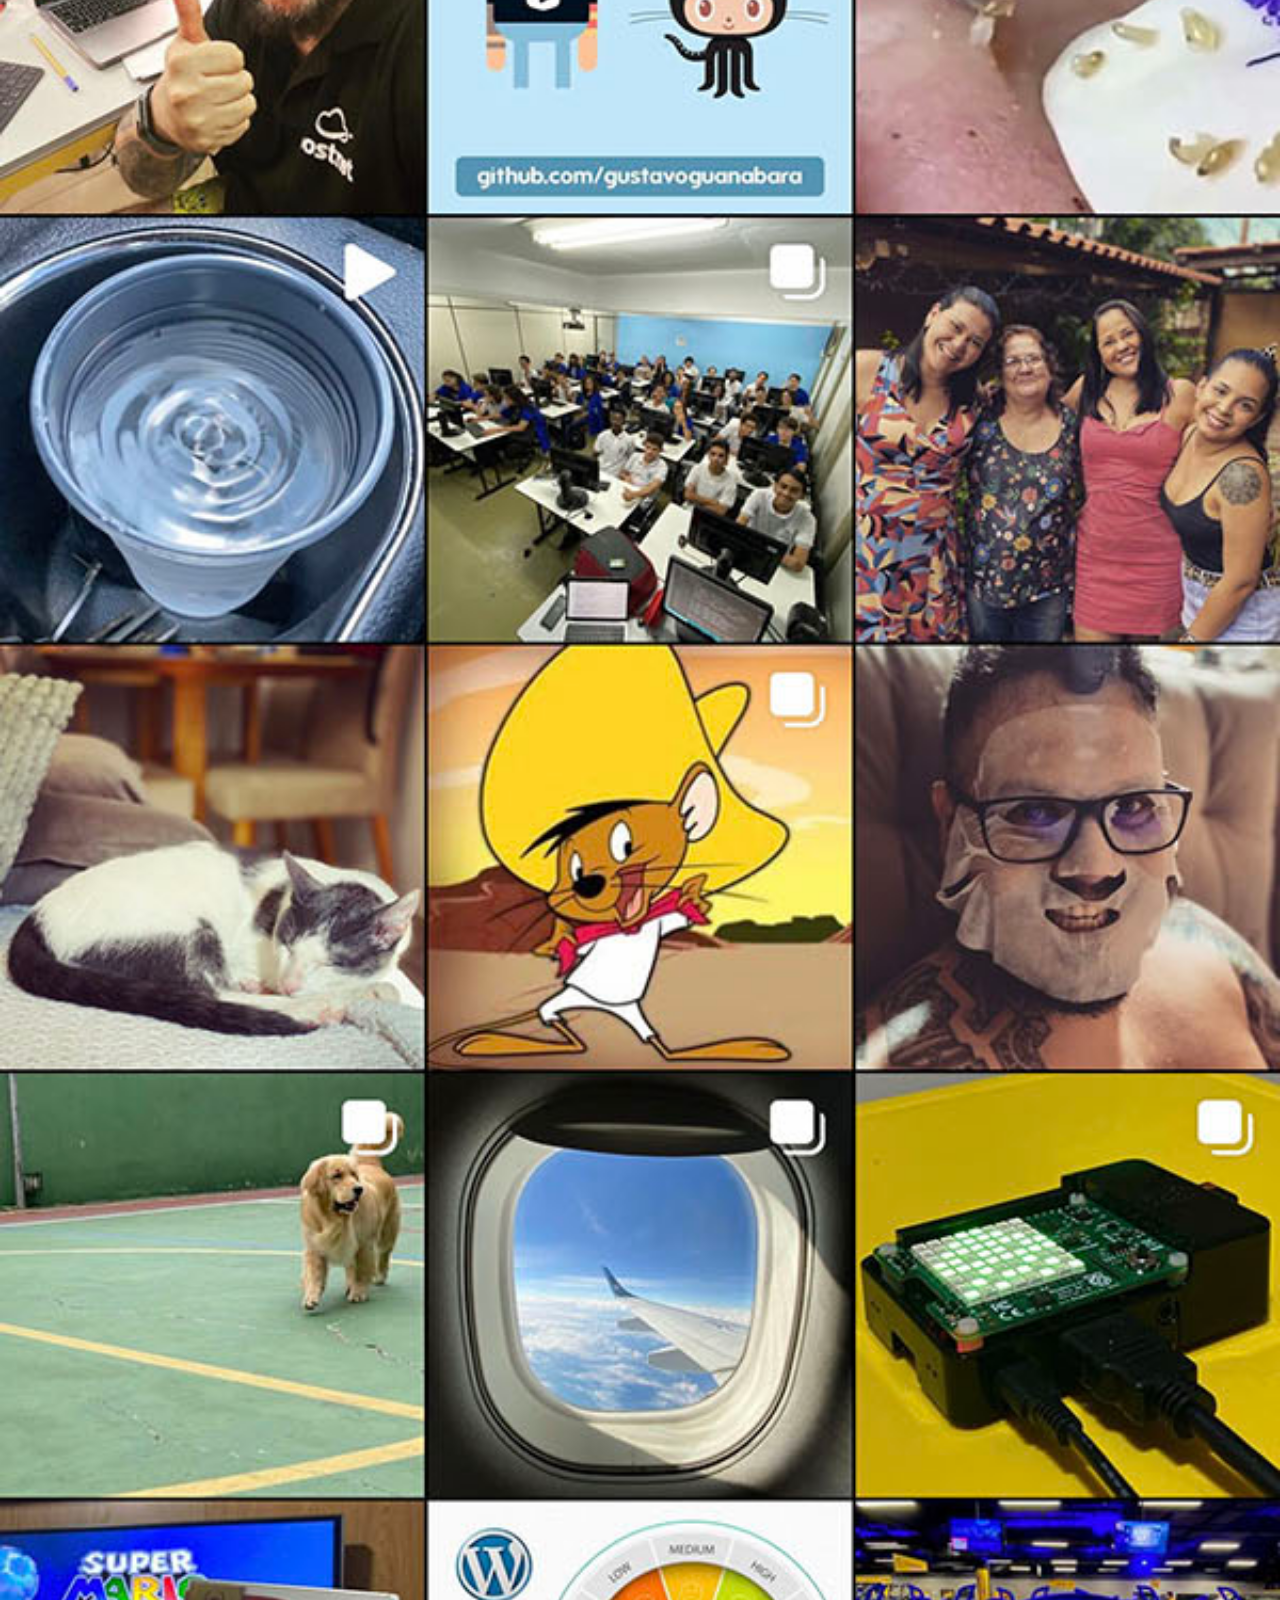
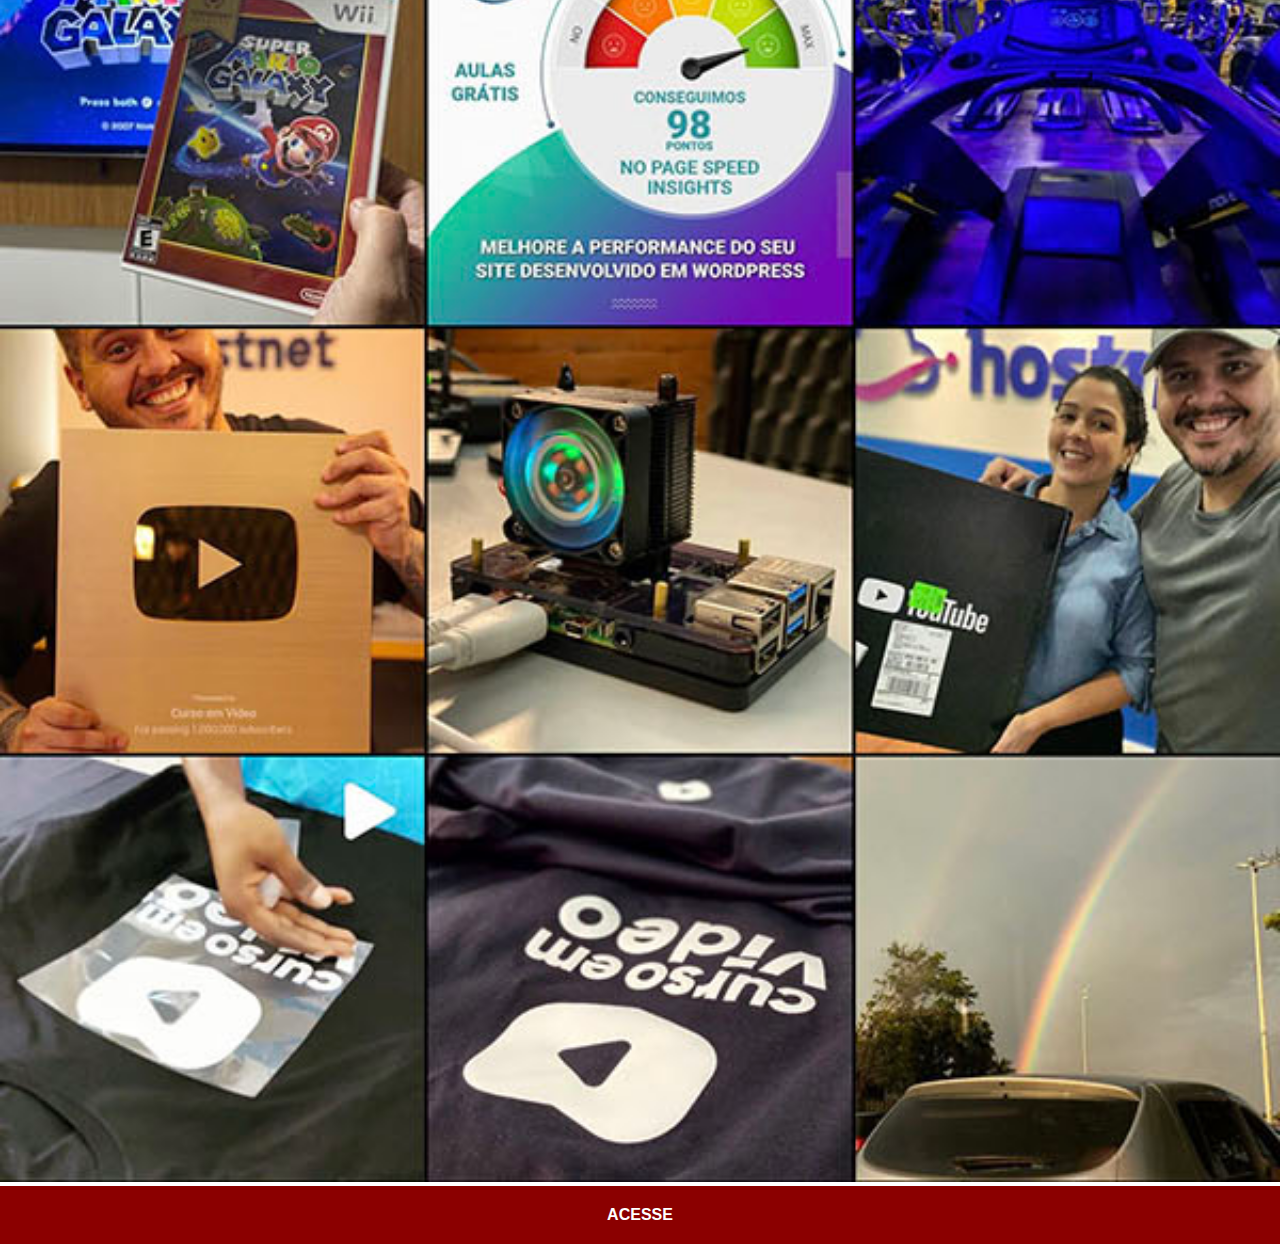
<file: instagram.html>
<!DOCTYPE html>
<html lang="pt-br">
<head>
    <meta charset="UTF-8">
    <meta http-equiv="X-UA-Compatible" content="IE=edge">
    <meta name="viewport" content="width=device-width, initial-scale=1.0">
    <link rel="stylesheet" href="estilos/social.css">
    <title>Instagram</title>
</head>
<body>
    <img src="imagens/tela-instagram.jpg" alt="Instagram">
    <a href="https://www.instagram.com/gustavoguanabara/" target = "_blank">ACESSE</a>
</body>
</html>
</file>
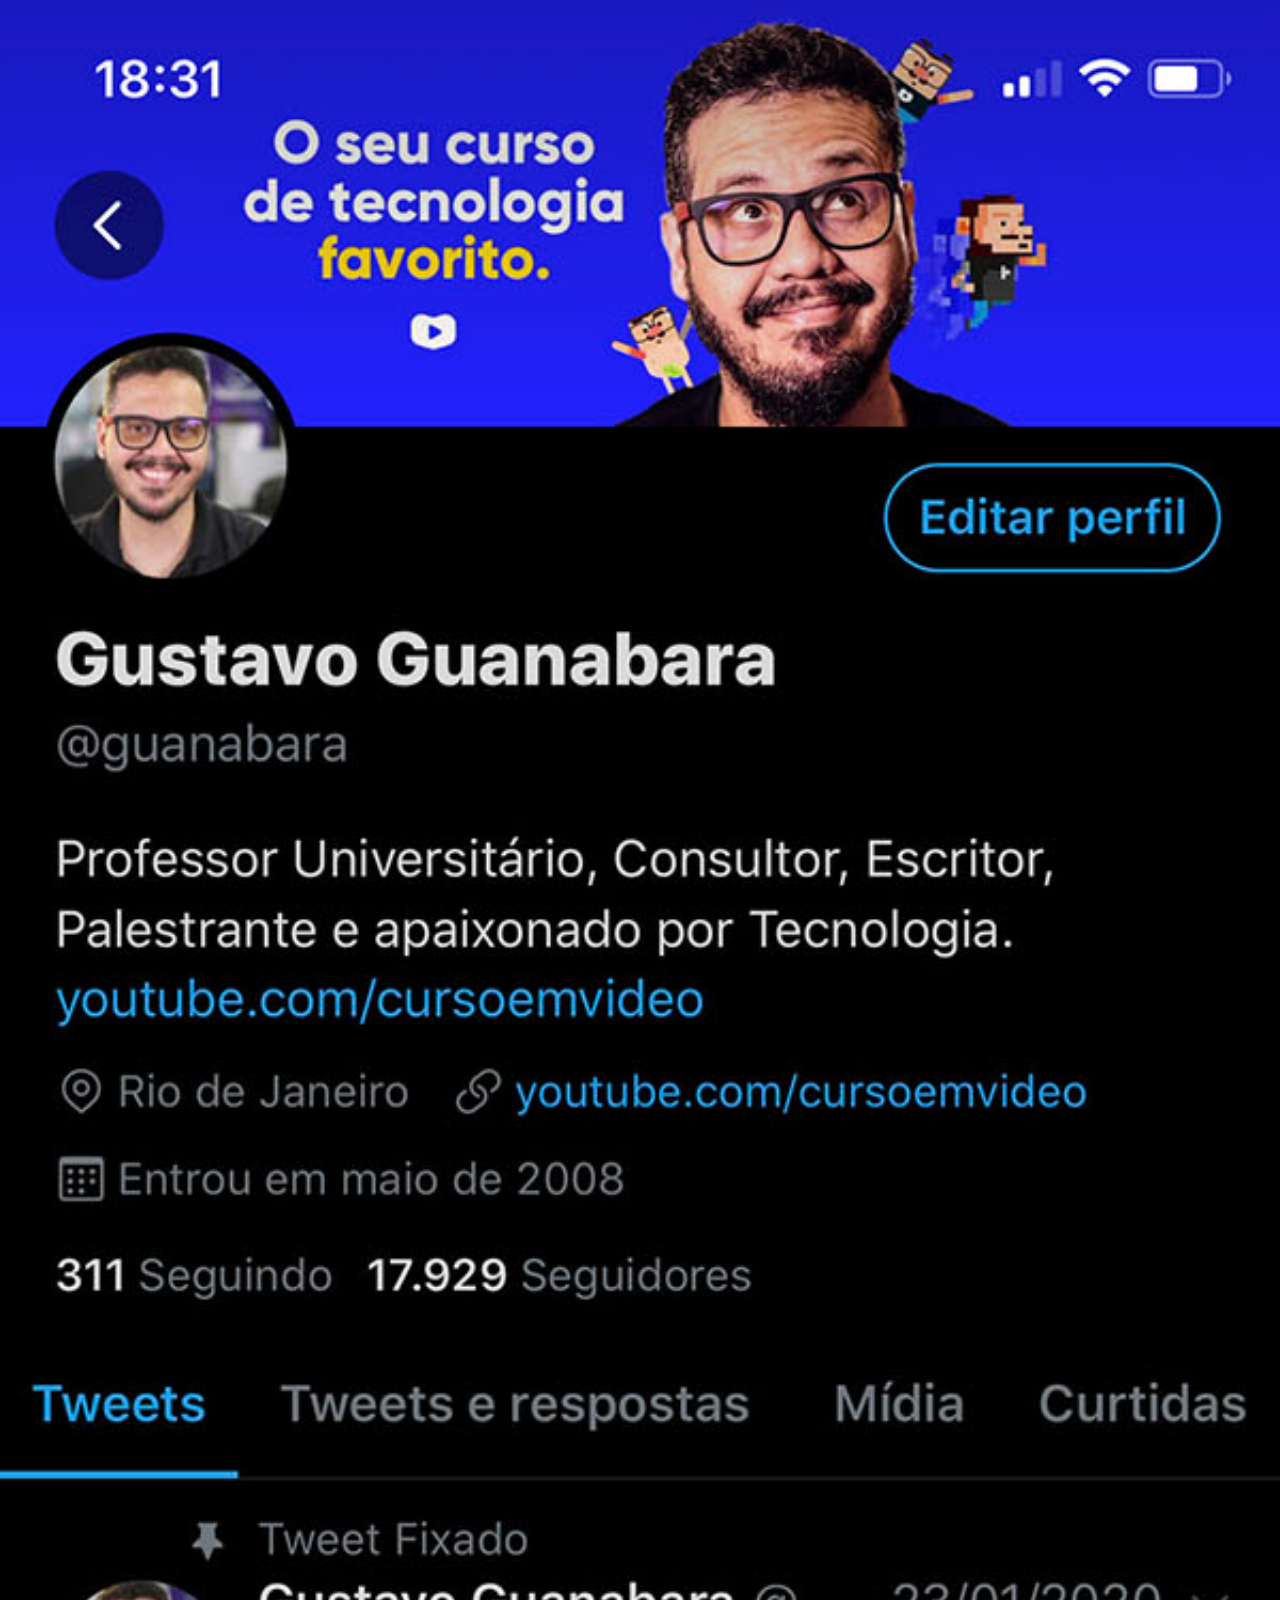
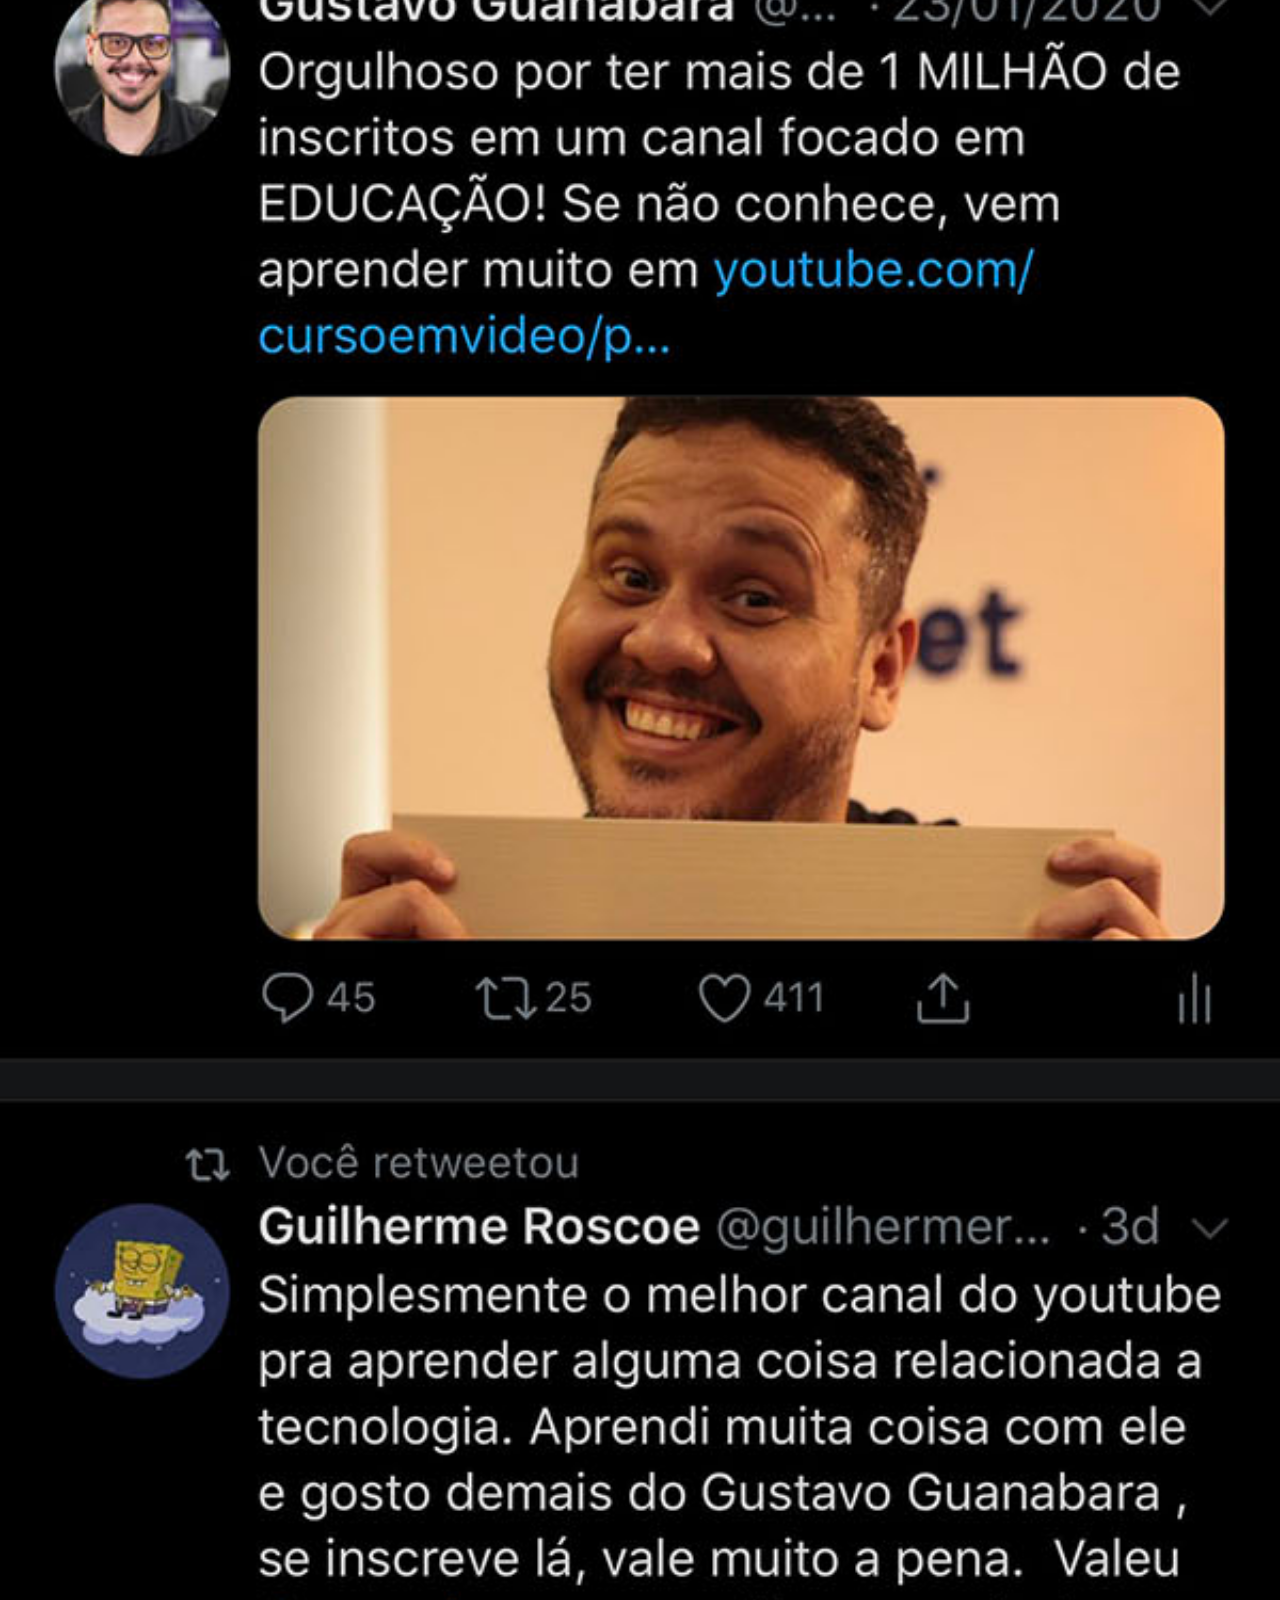
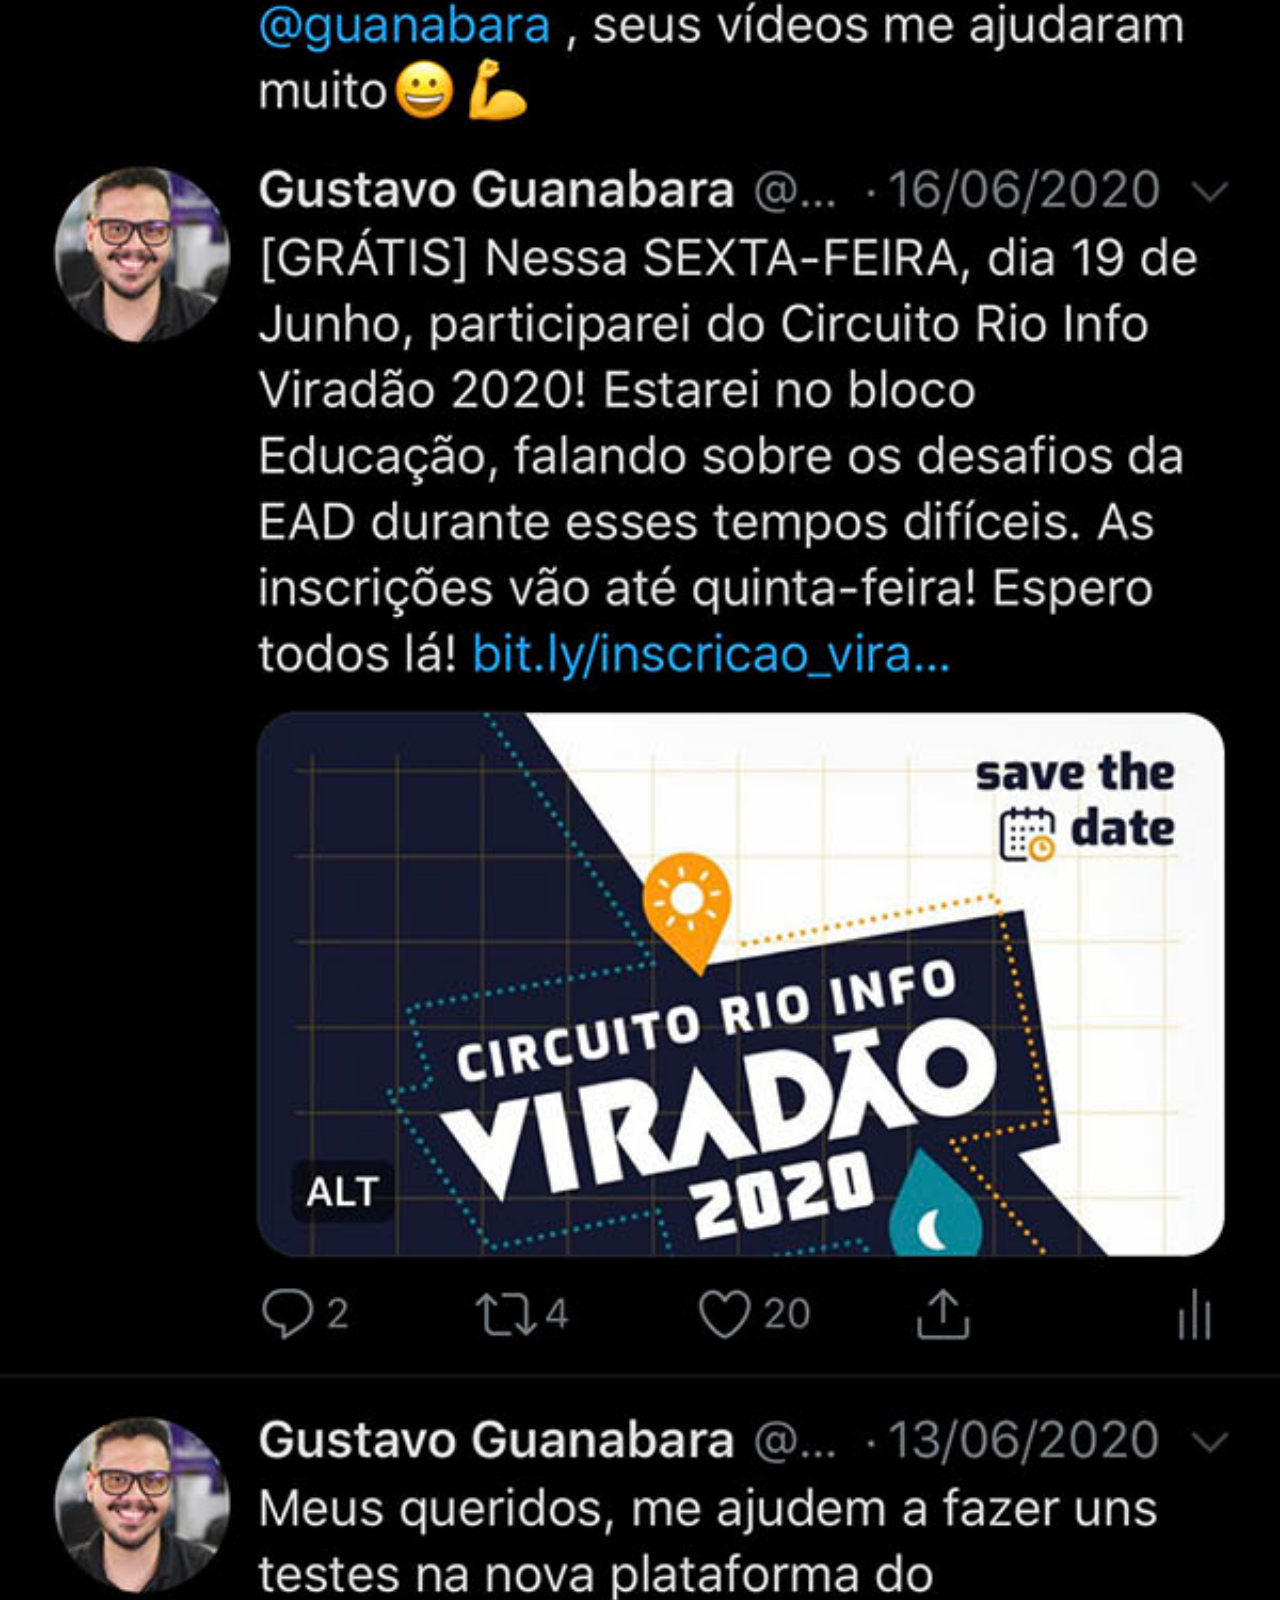
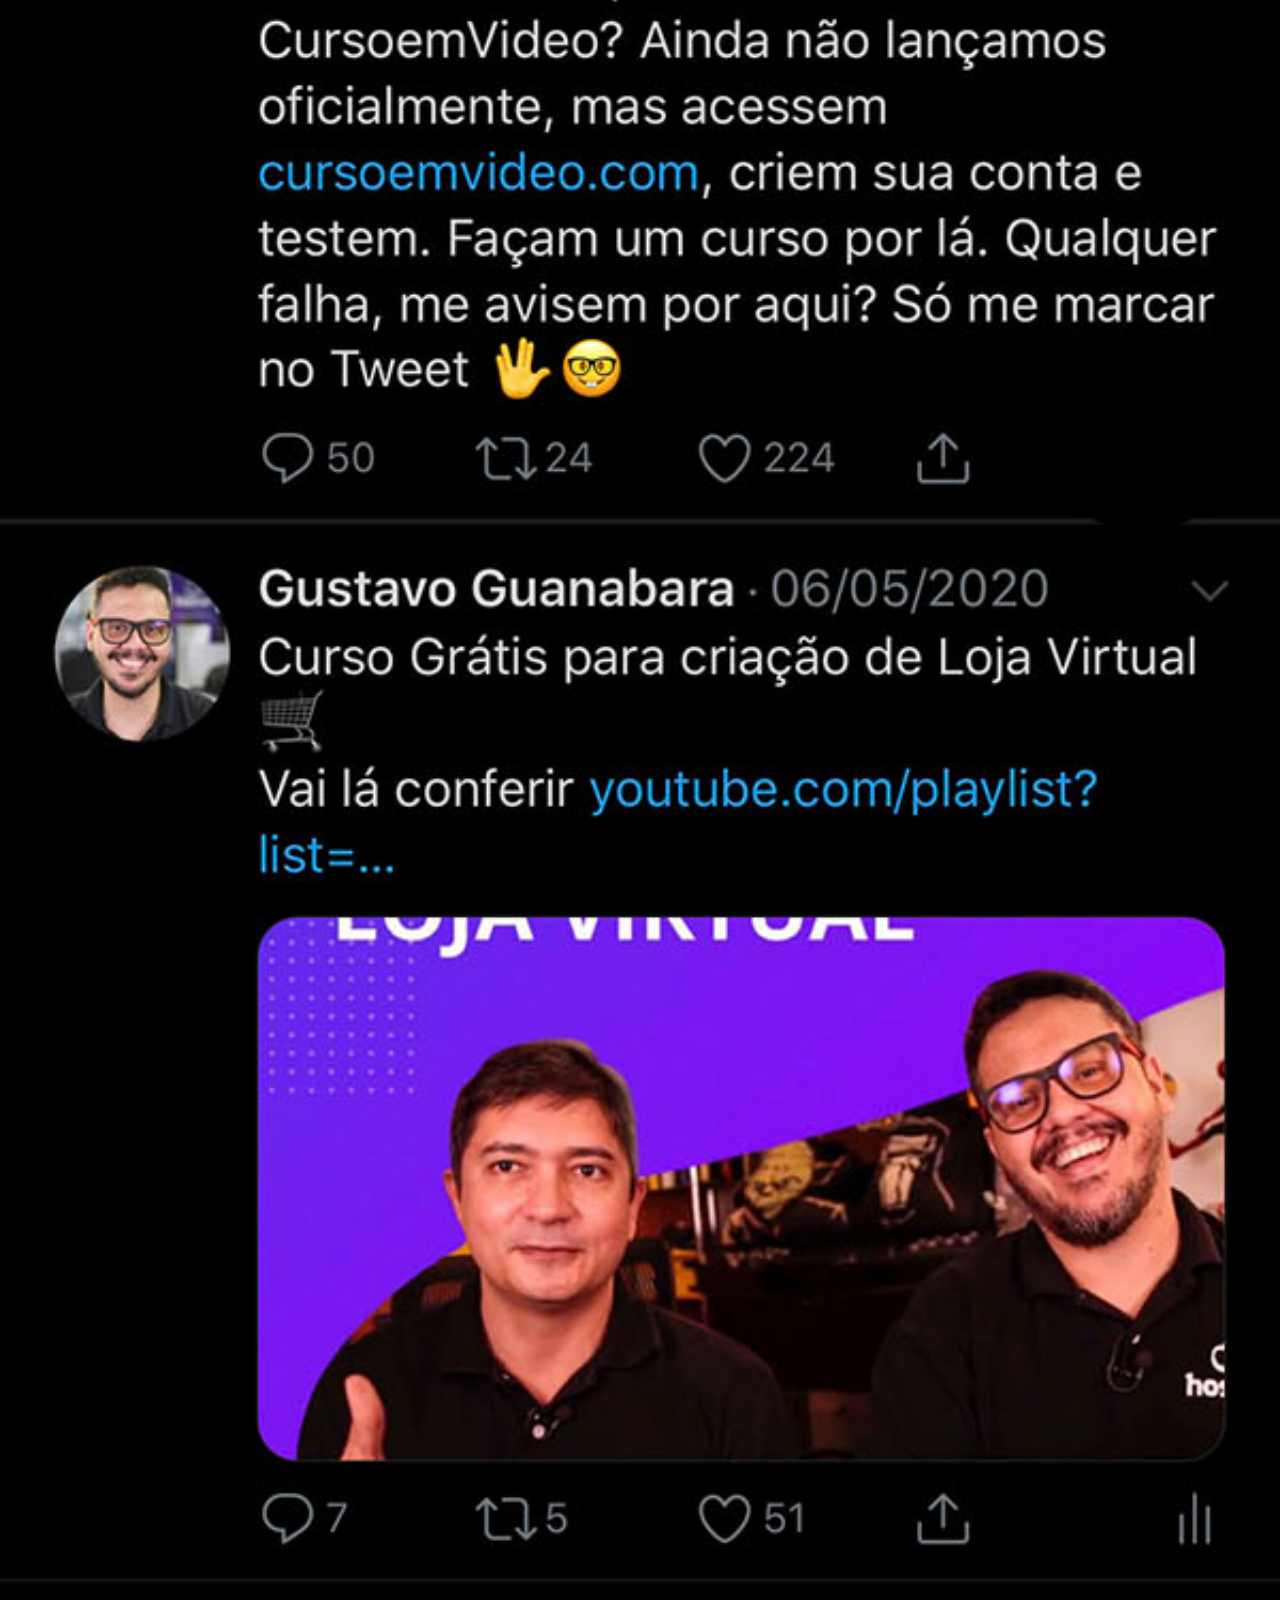
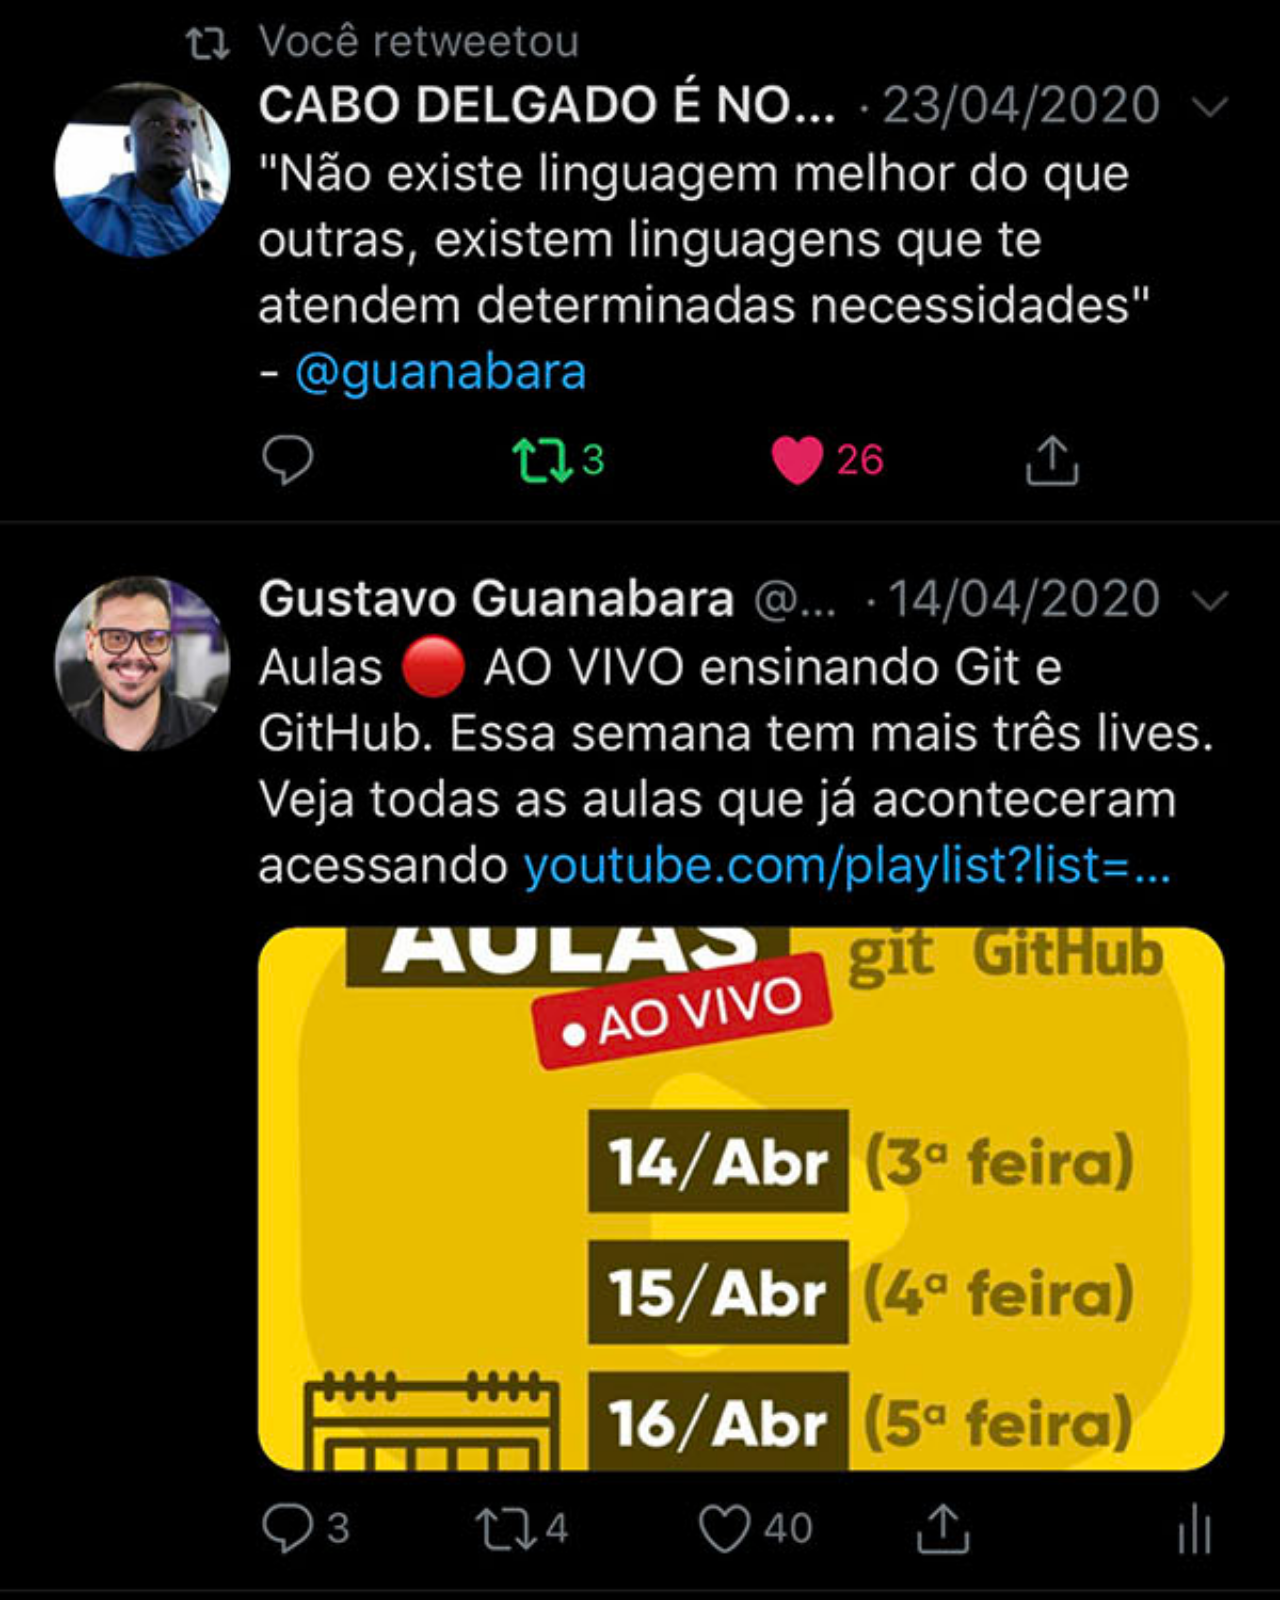
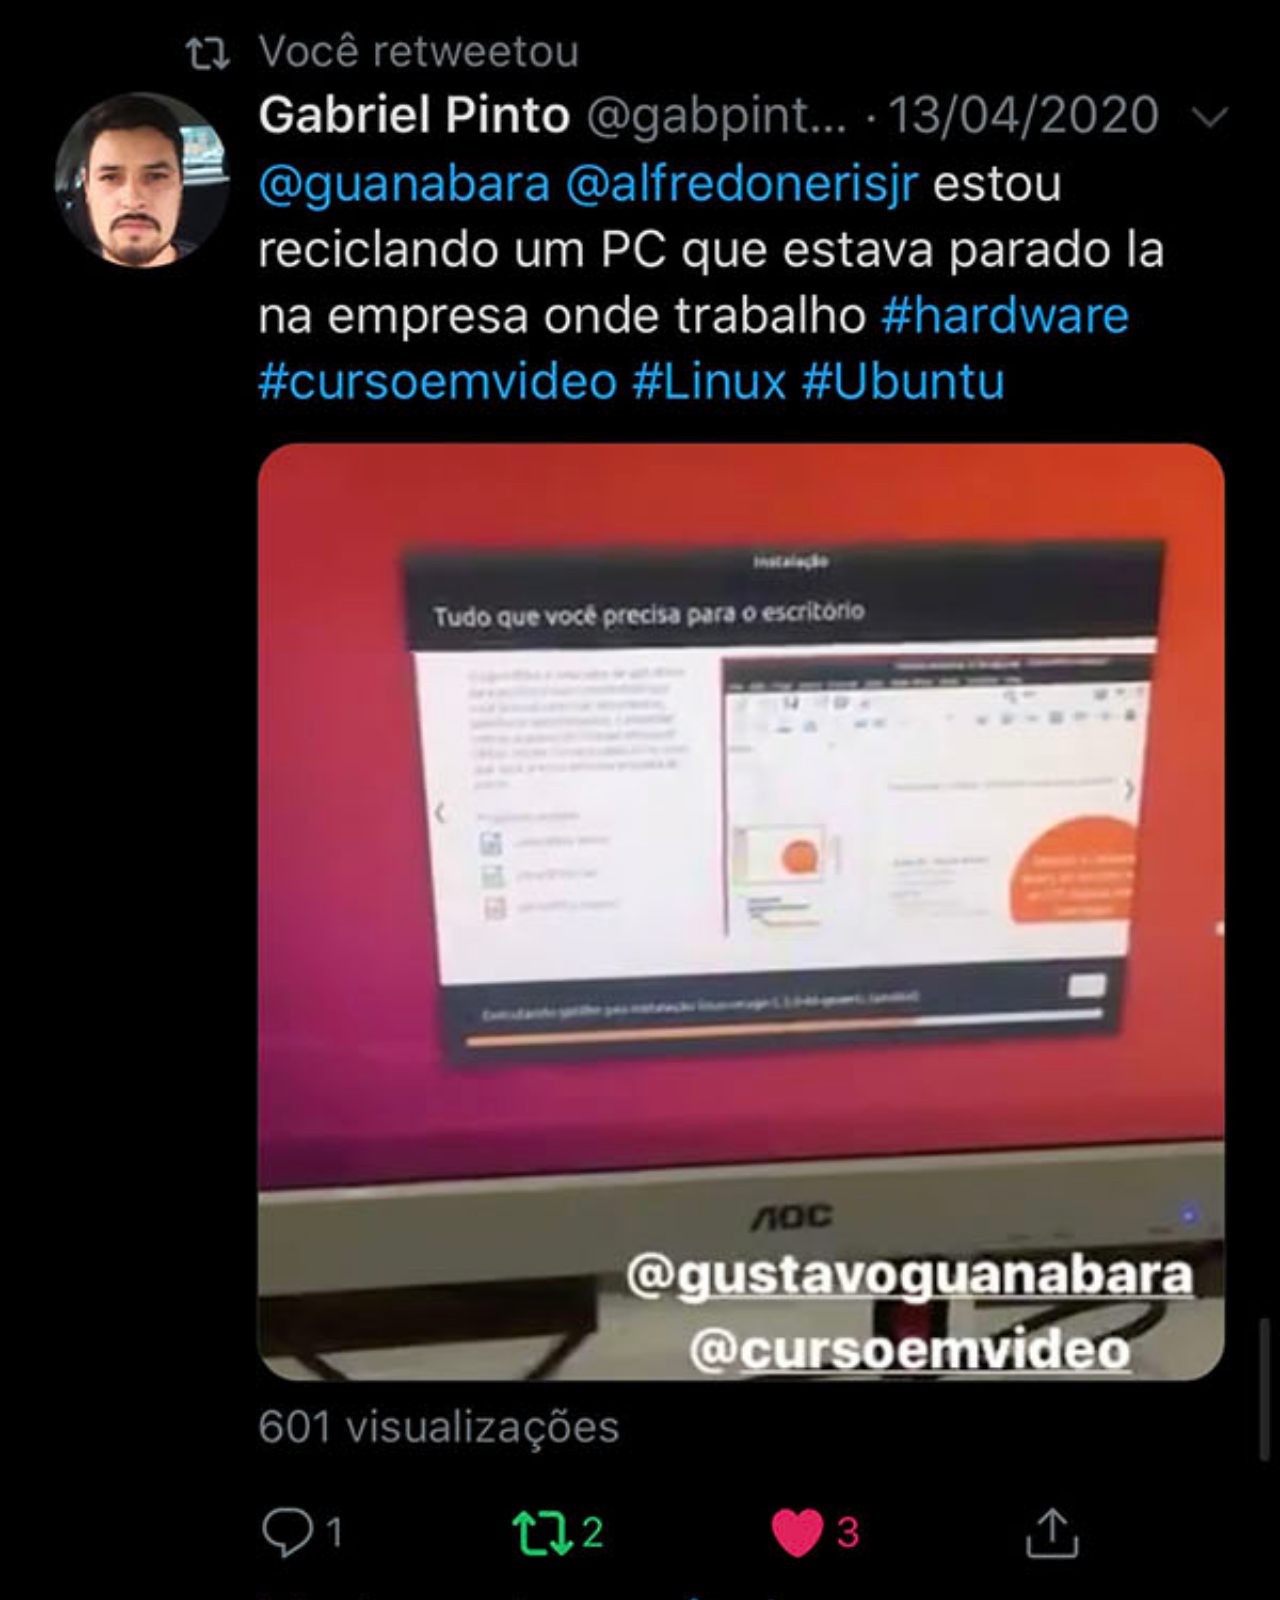
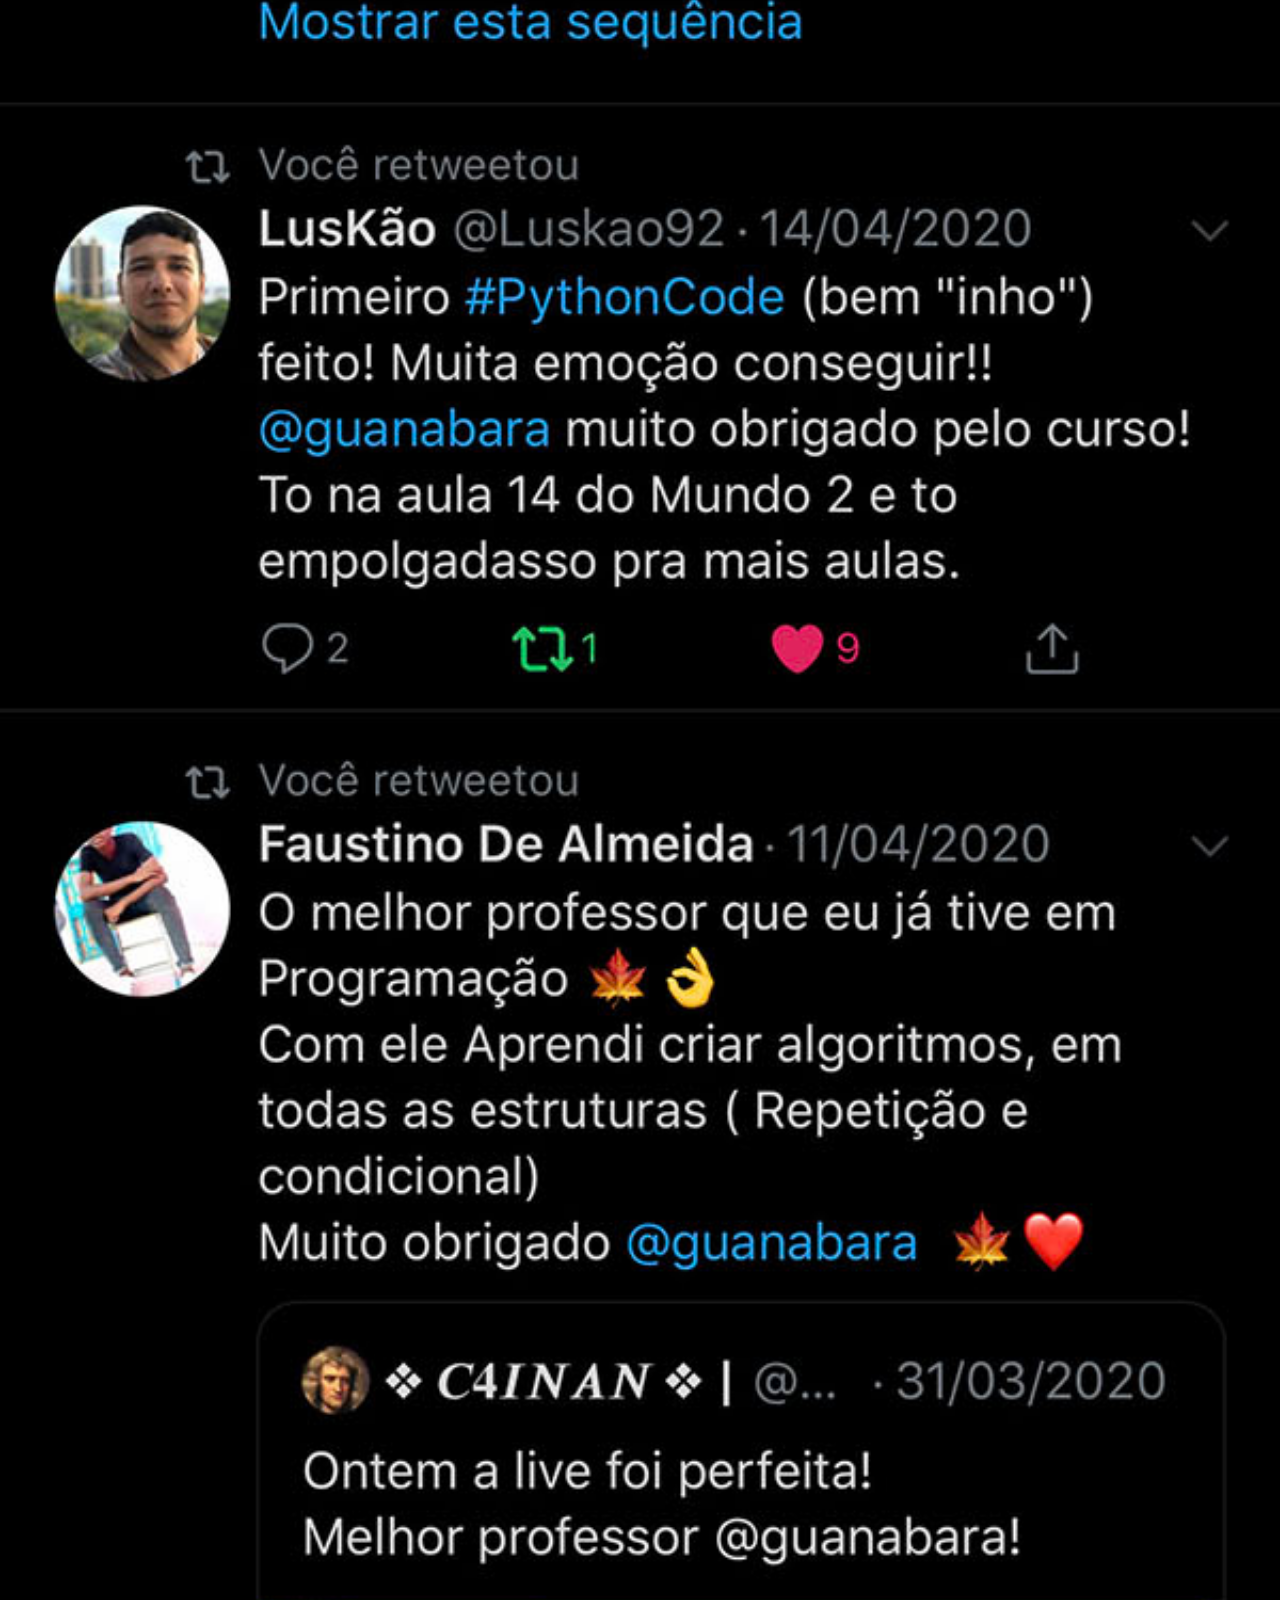
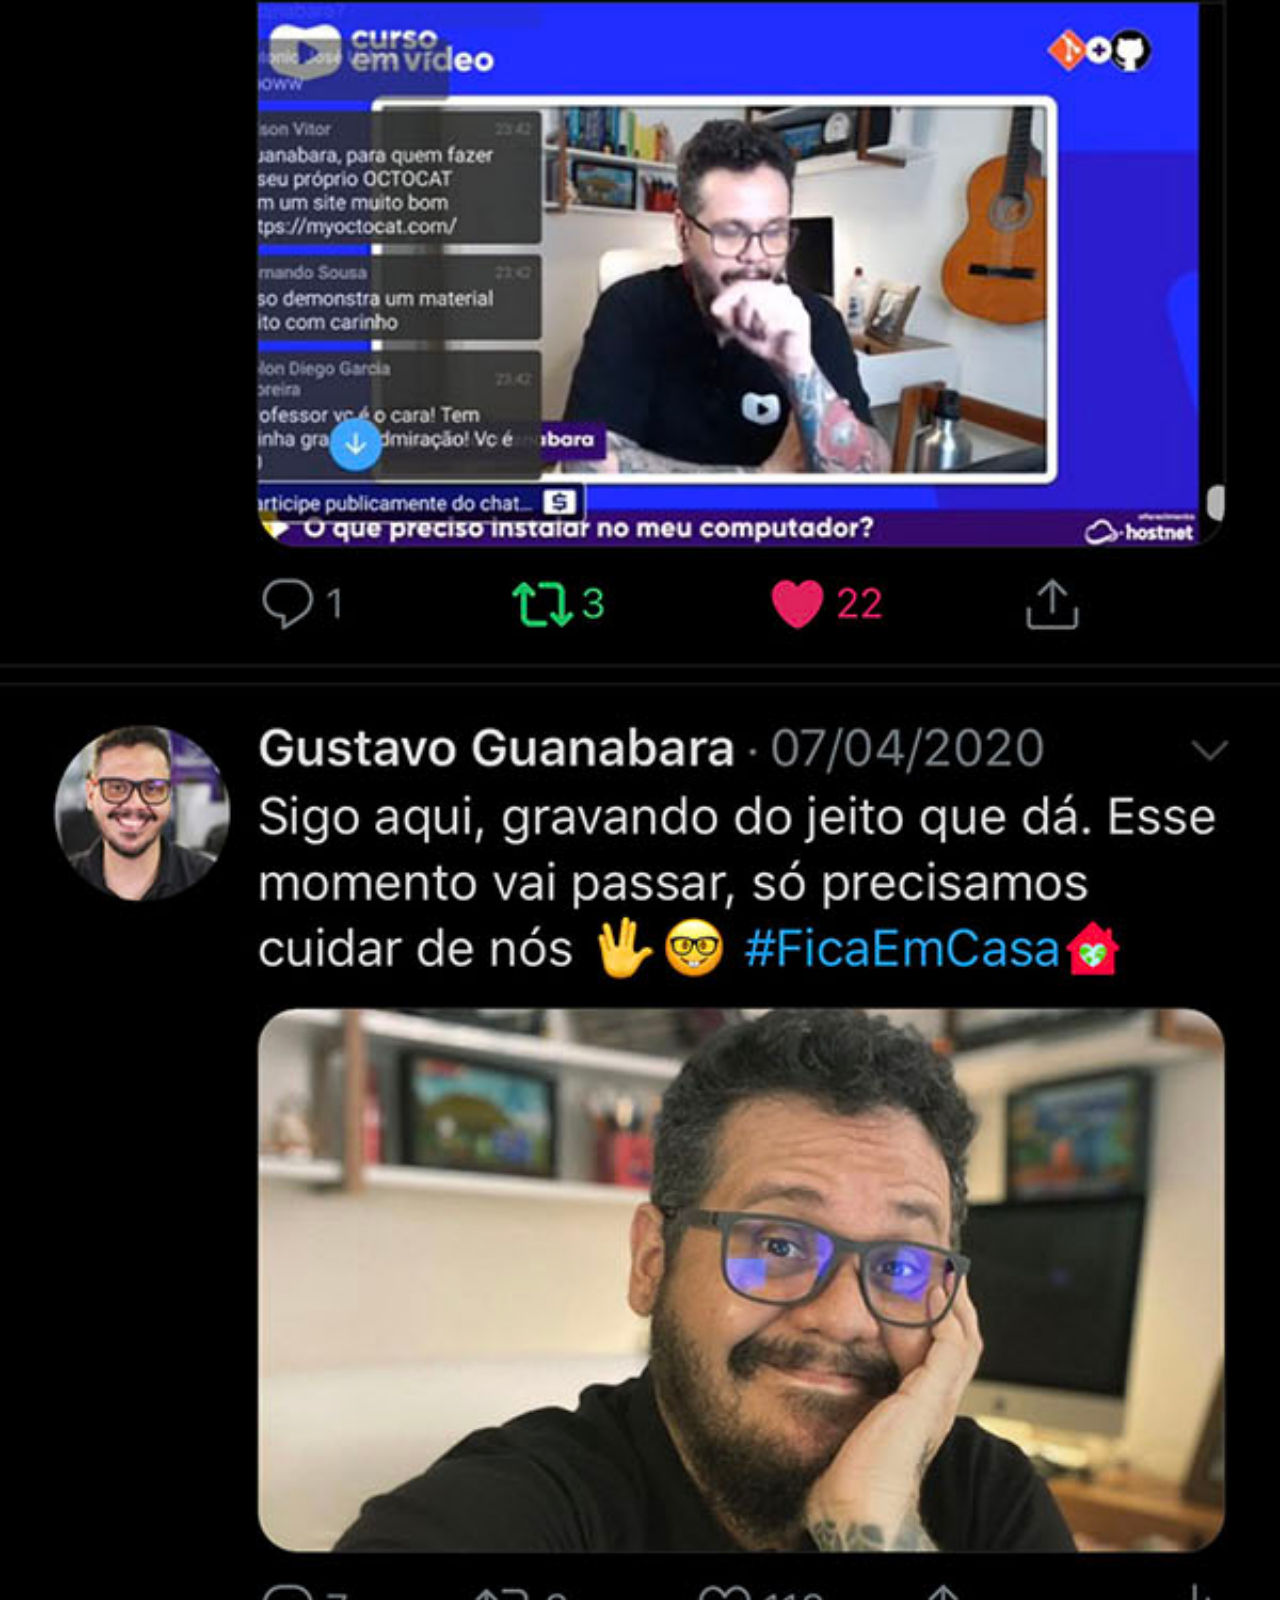
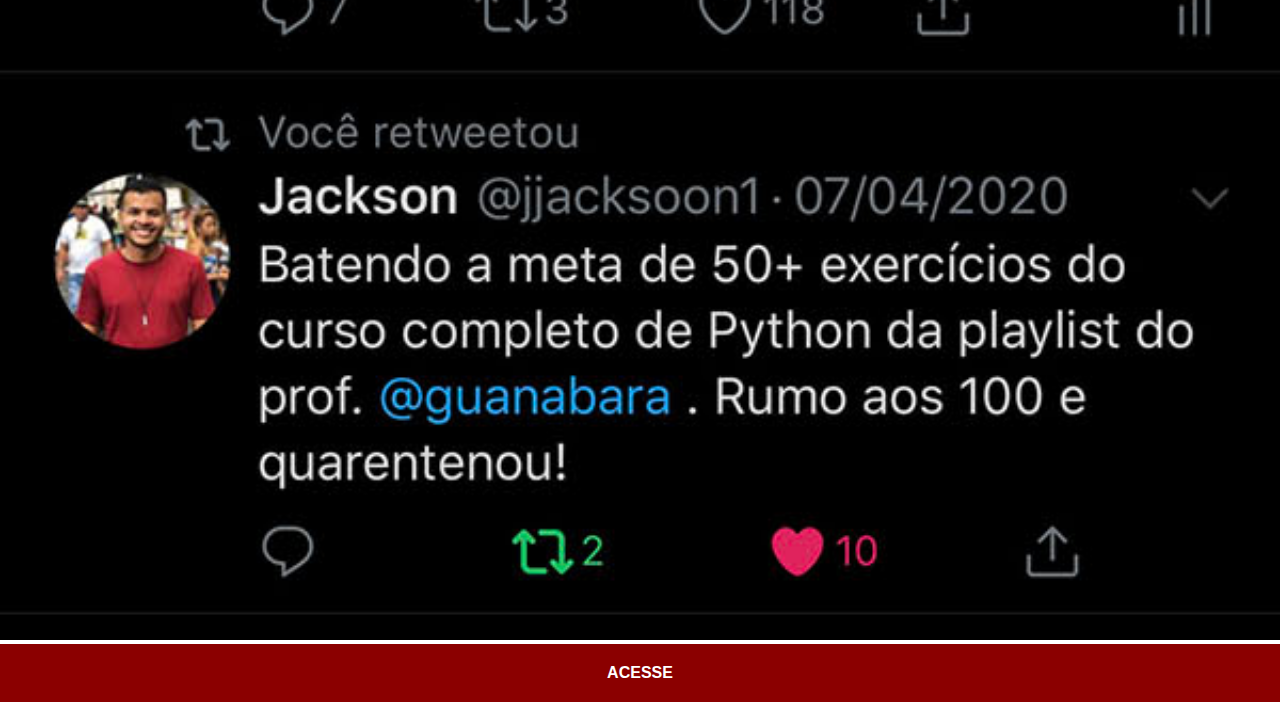
<file: twitter.html>
<!DOCTYPE html>
<html lang="en">
<head>
    <meta charset="UTF-8">
    <meta http-equiv="X-UA-Compatible" content="IE=edge">
    <meta name="viewport" content="width=device-width, initial-scale=1.0">
    <link rel="stylesheet" href="estilos/social.css">
    <title>Twitter</title>
</head>
<body>
    <img src="imagens/tela-twitter.jpg" alt="Twitter">
    <a href="https://twitter.com/guanabara" target="_blank">ACESSE</a>
</body>
</html>
</file>
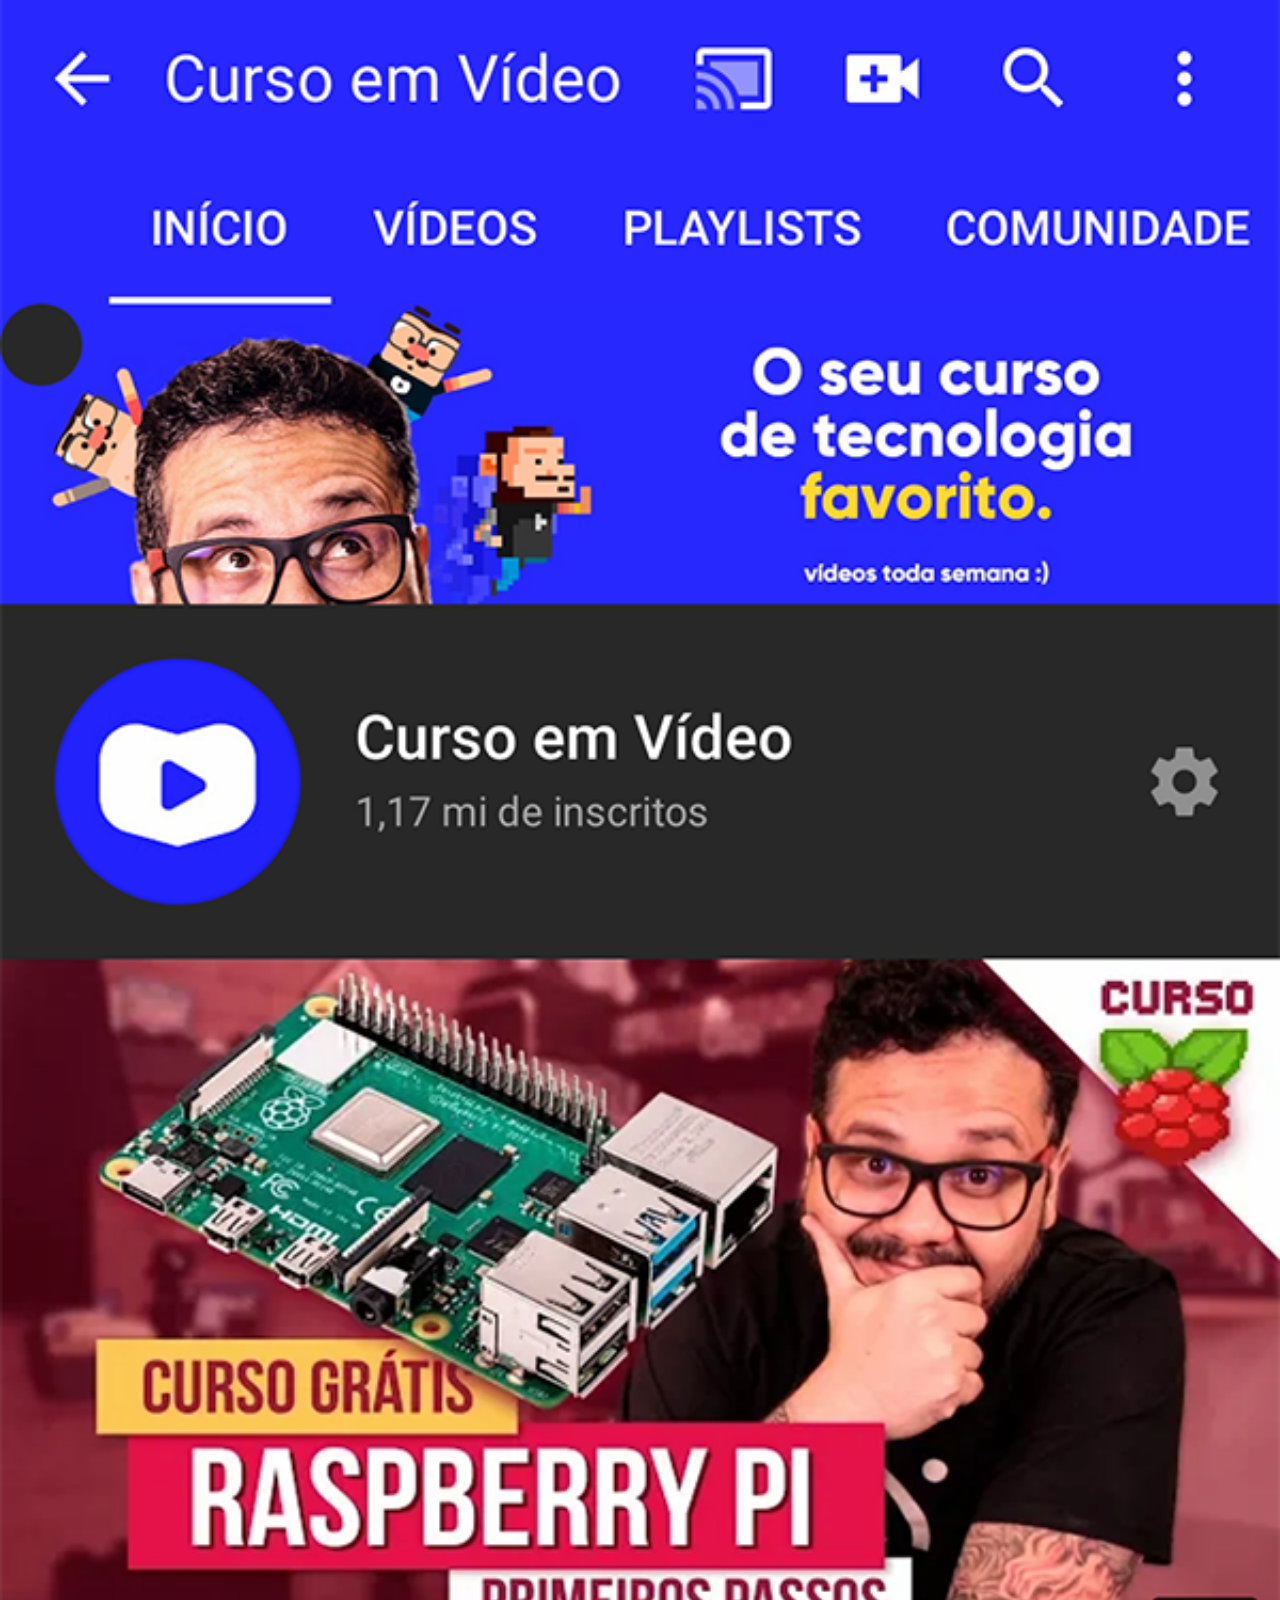
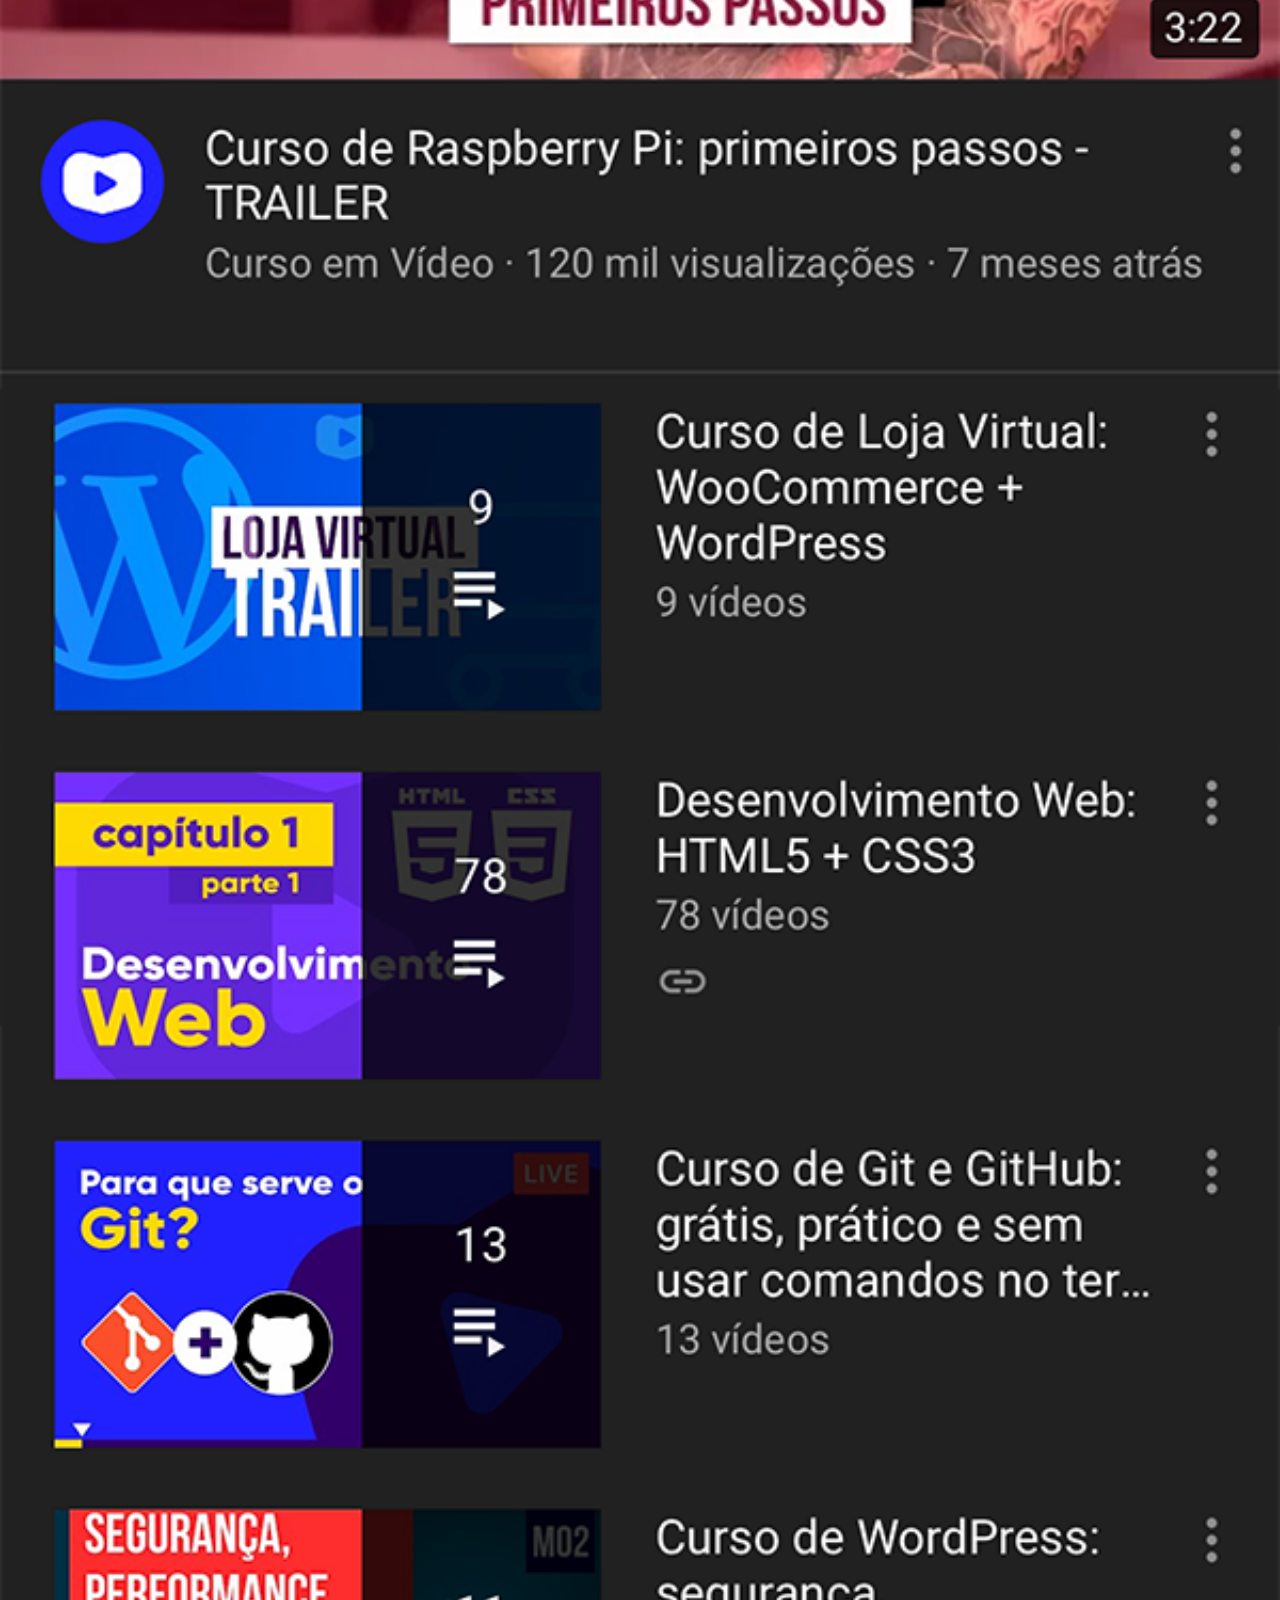
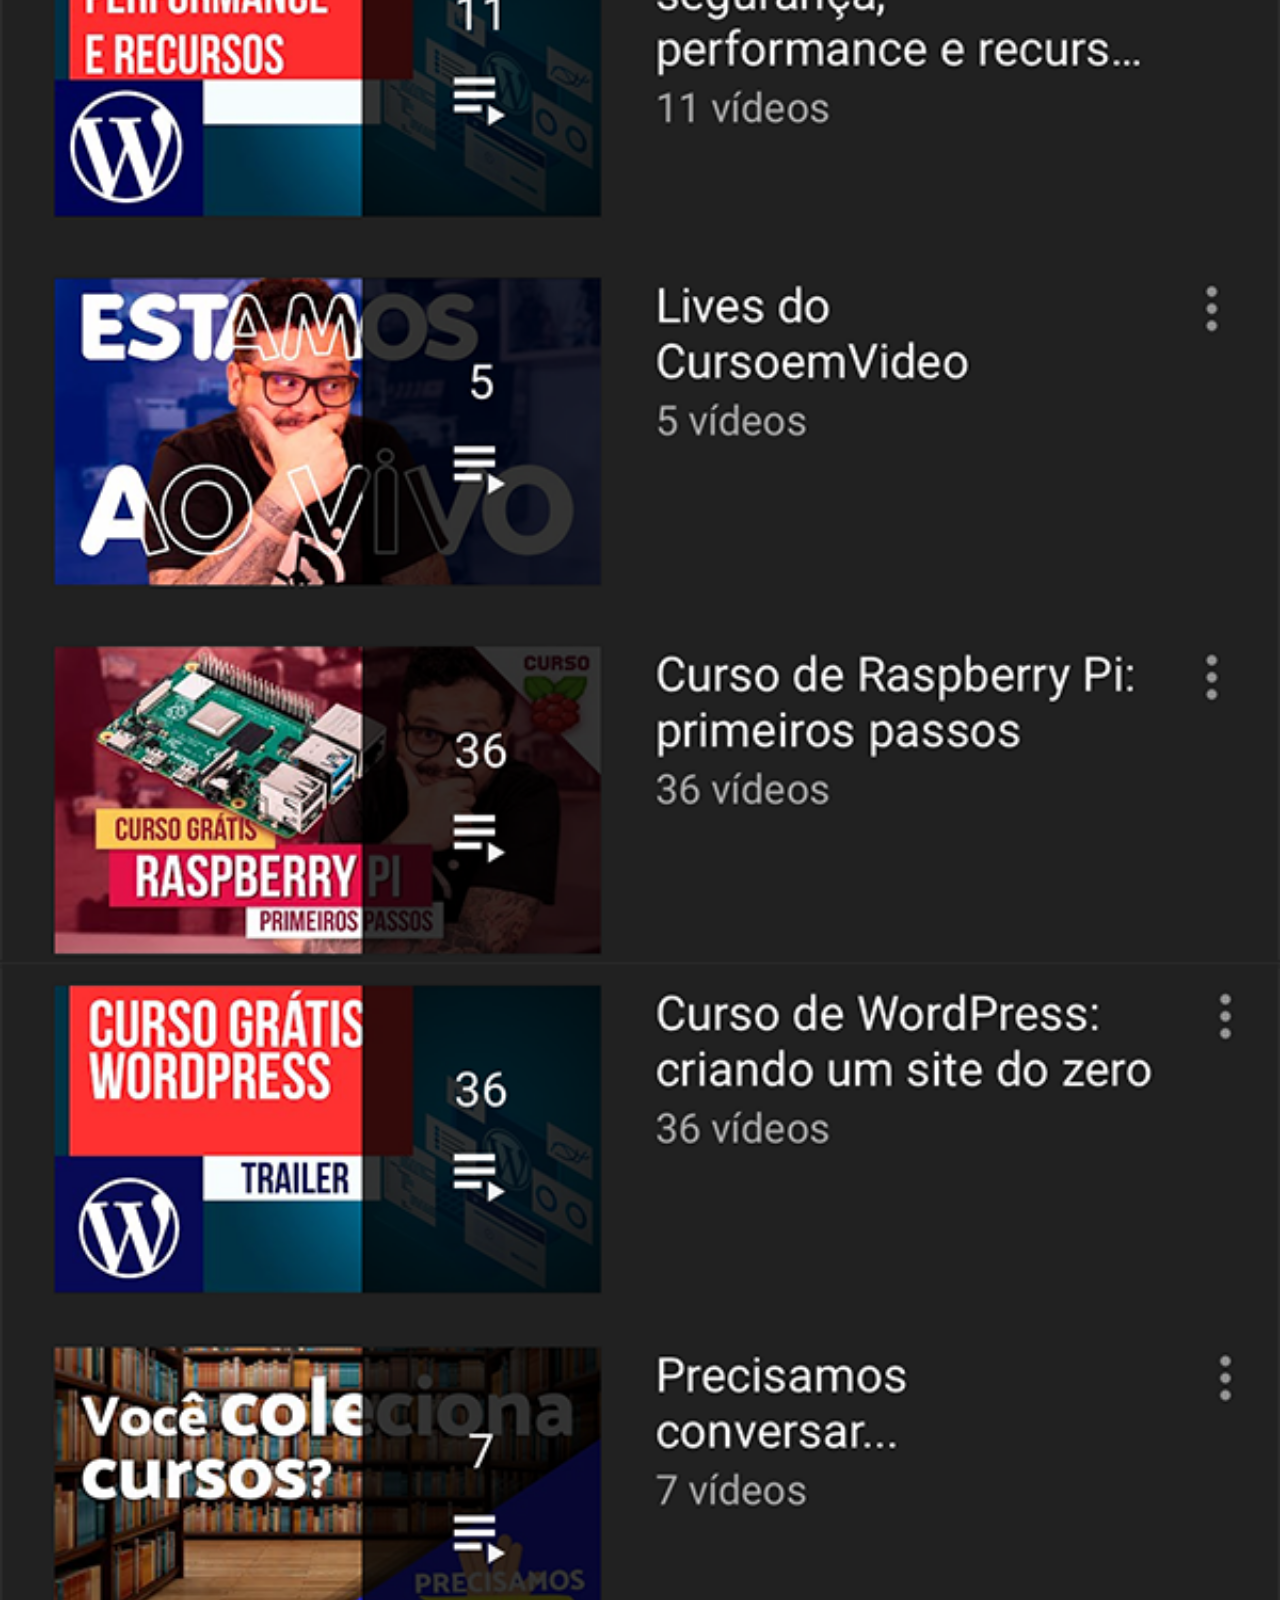
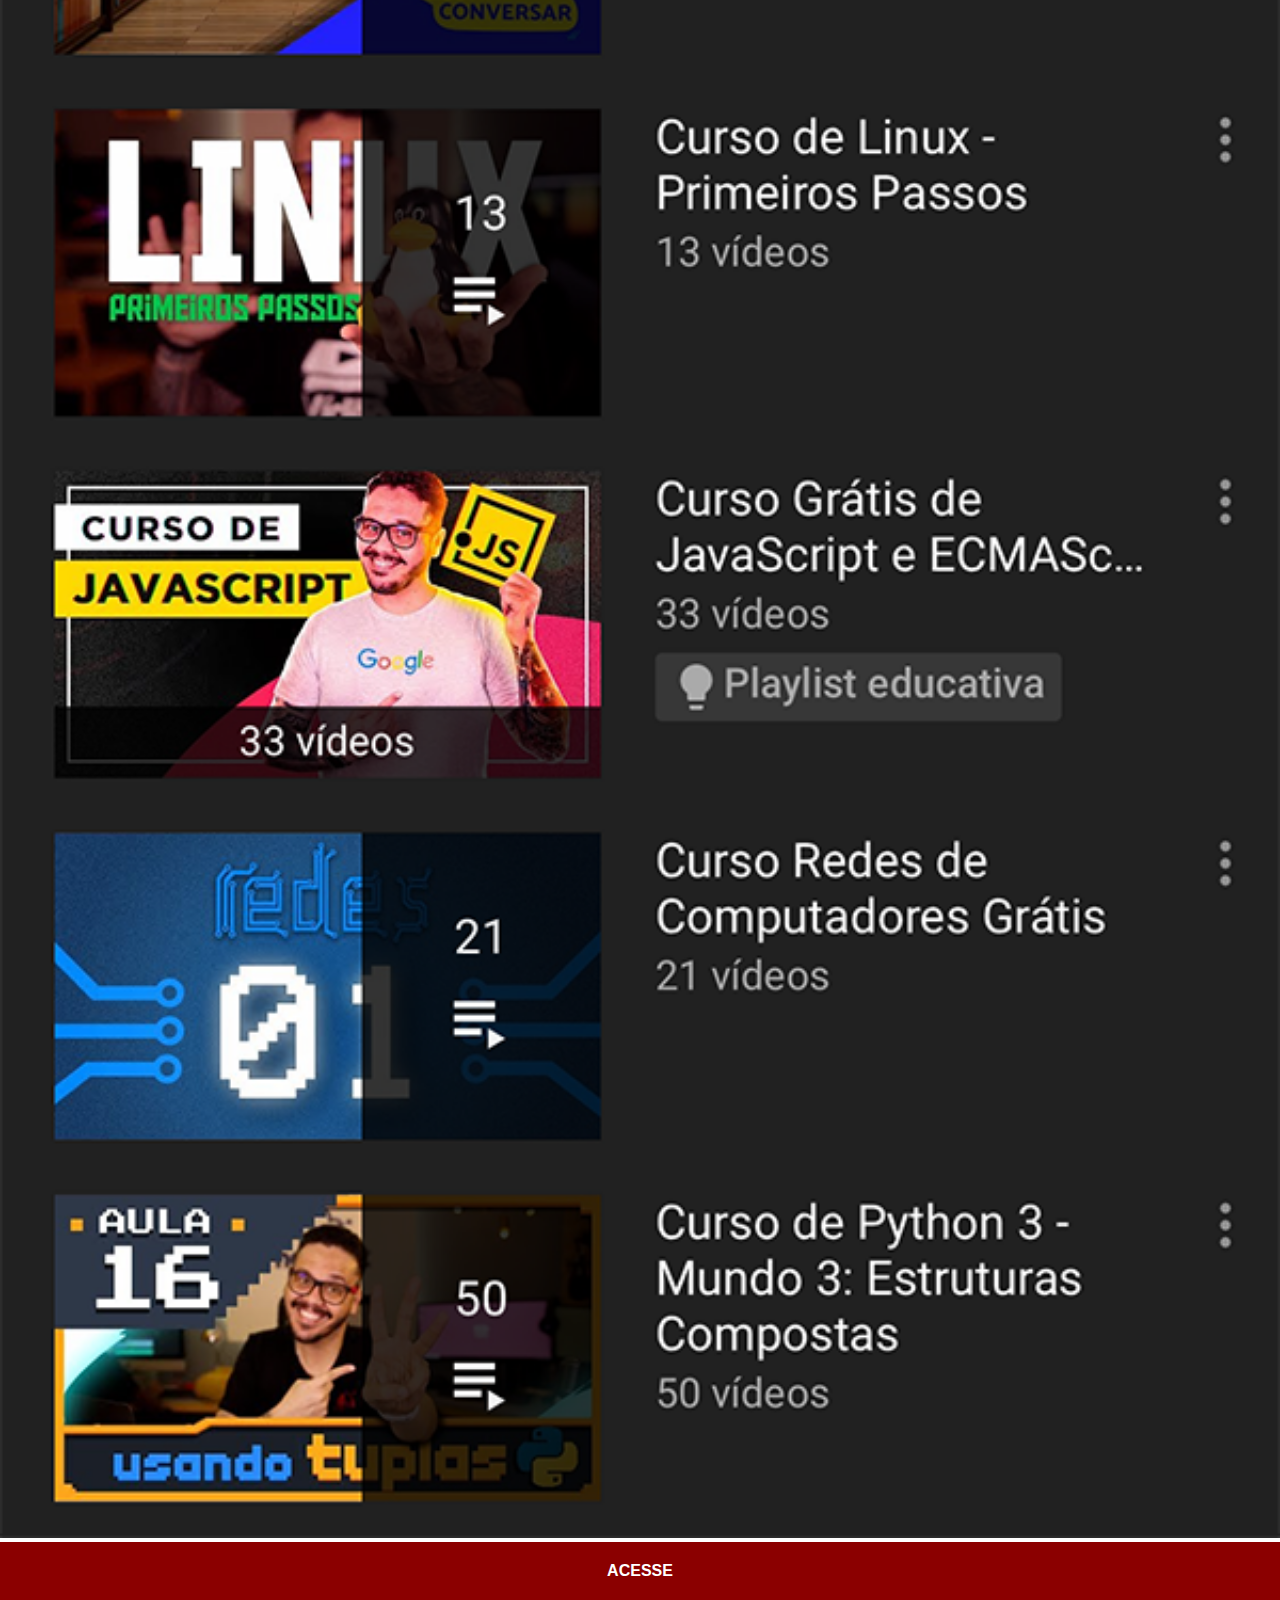
<file: youtube.html>
<!DOCTYPE html>
<html lang="pt-br">
<head>
    <meta charset="UTF-8">
    <meta http-equiv="X-UA-Compatible" content="IE=edge">
    <meta name="viewport" content="width=device-width, initial-scale=1.0">
    <link rel="stylesheet" href="estilos/social.css">
    <title>YouTube</title>
    
</head>
<body>
     <img src="imagens/tela-youtube.png" alt="YouTube">
     <a href = "https://www.youtube.com/c/CursoemV%C3%ADdeo/playlists" target="_blank">ACESSE</a>
</body>
</html>
</file>
<file: estilos/style.css>
@charset "UTF-8";

*{
    margin: 0px;
    padding: 0px;
    font-family: Arial, Helvetica, sans-serif;
}

html, body{
    height: 100vh;
    width: 100vw;
    background-color: black;
}

body {
    background: url('../imagens/fundo-madeira.jpg')
    no-repeat top center;
    background-size: cover;
    background-attachment: fixed;
}

main{
    position: relative;
    height: 100vh;
}

section#telefone{
    position: absolute;
    top: 50%;
    left: 50%;
    transform: translate(-50%, -50%);
    height: 627px;
    width: 311px;
    background: url('../imagens/frame-iphone.png') no-repeat;

}

iframe#tela{
    position: relative;
    top:80px;
    left:22px;
    width:267px;
    height:471px;
}

section#redes-sociais{
    text-align: right;
}

section#redes-sociais img{
    width: 50px;
    margin: 10px;
    border-radius: 50%;
    box-sizing: border-box;

} 
section#redes-sociais img:hover {
    border: 2px solid rgba(255, 255, 255, 0.637);
    transform:translate(-3px, -3px);
    box-shadow: 5px 5px 10px rgba(0, 0, 0, 0.603);
    transition: transform .3s, border 1s;
}
</file>
<file: estilos/social.css>
@charset "UTF-8";

 *{
    margin: 0px;
    padding: 0px;
    font-family: Arial, Helvetica, sans-serif;
 }    
    ::-webkit-scrollbar{
    width: 0px;
    height: 0px;
 }

 img {
      width: 100vw;
     }   
  
    a {
        display: block;
        background-color: darkred;
        color: white;
        padding: 20px;
        text-align: center;
        font-weight: bolder;
        text-decoration: none;
        }

    a:hover{
            background-color: red;
        }
</file>
